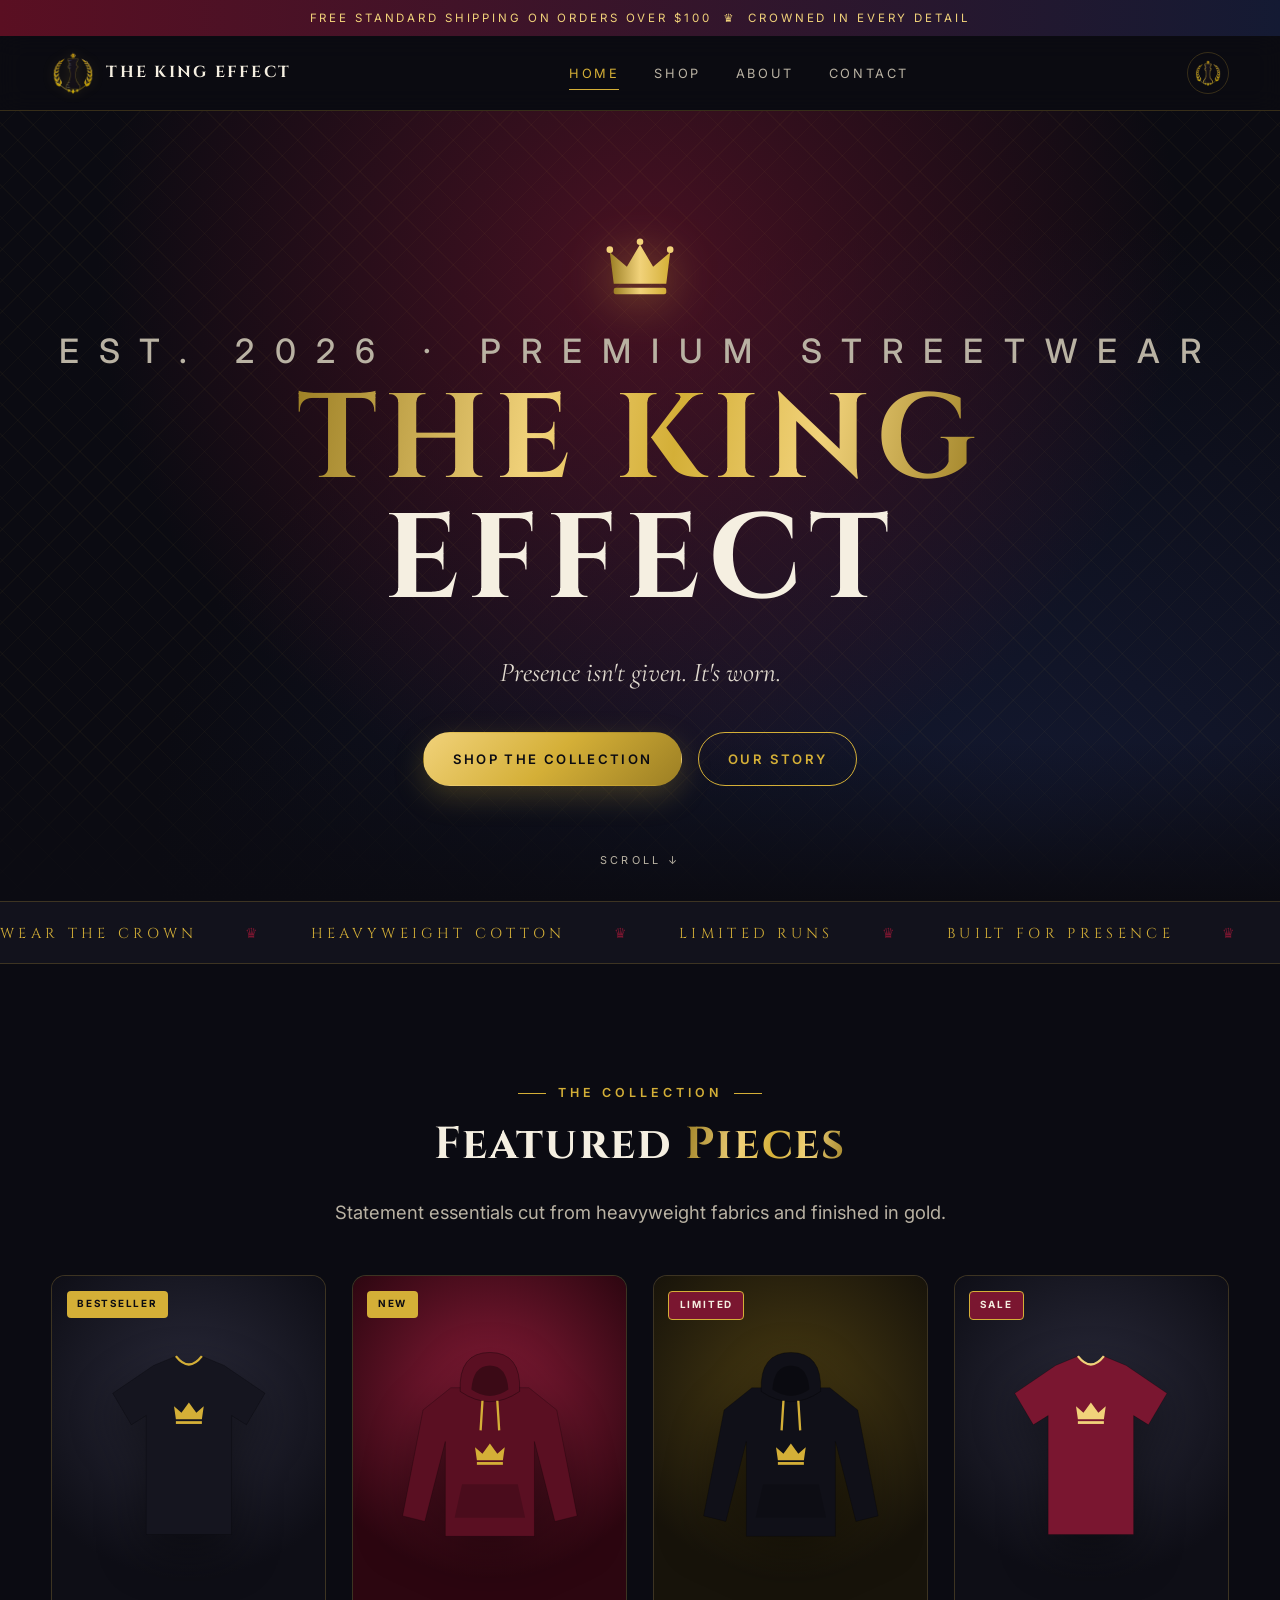
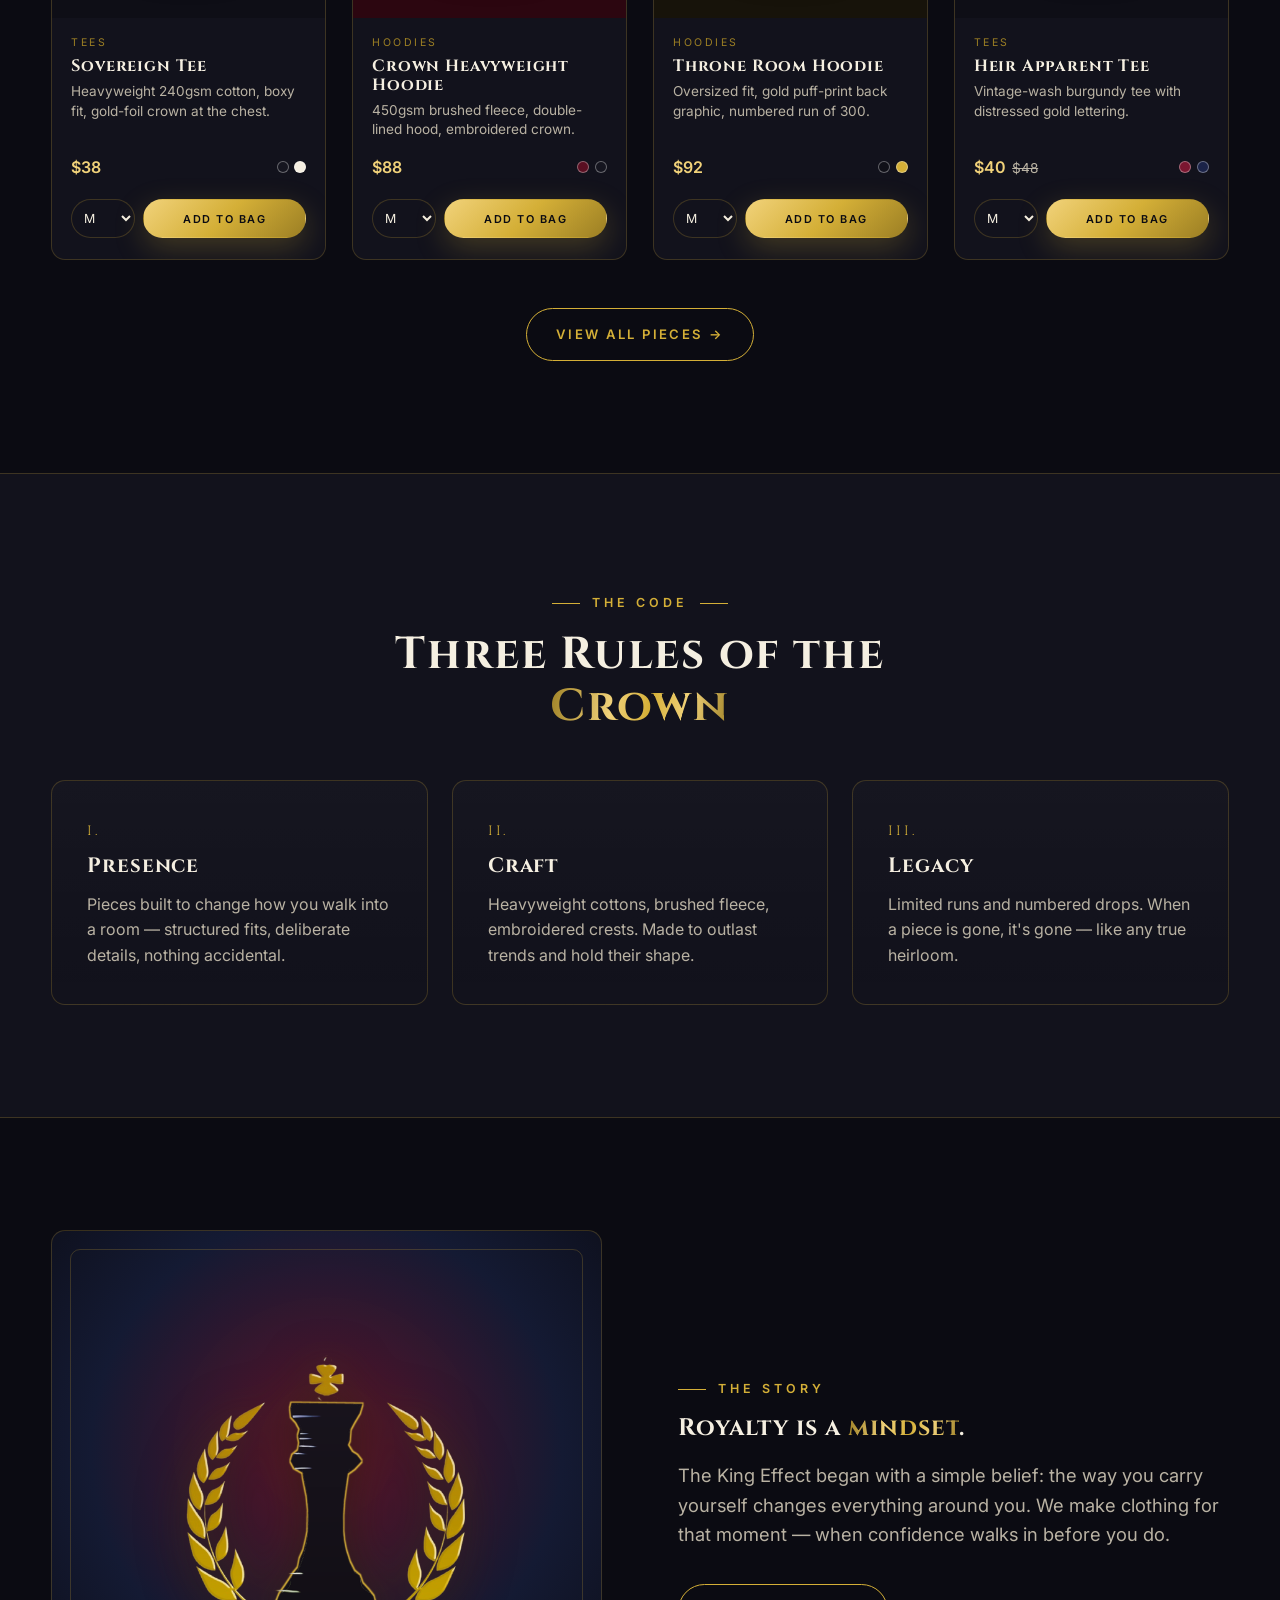
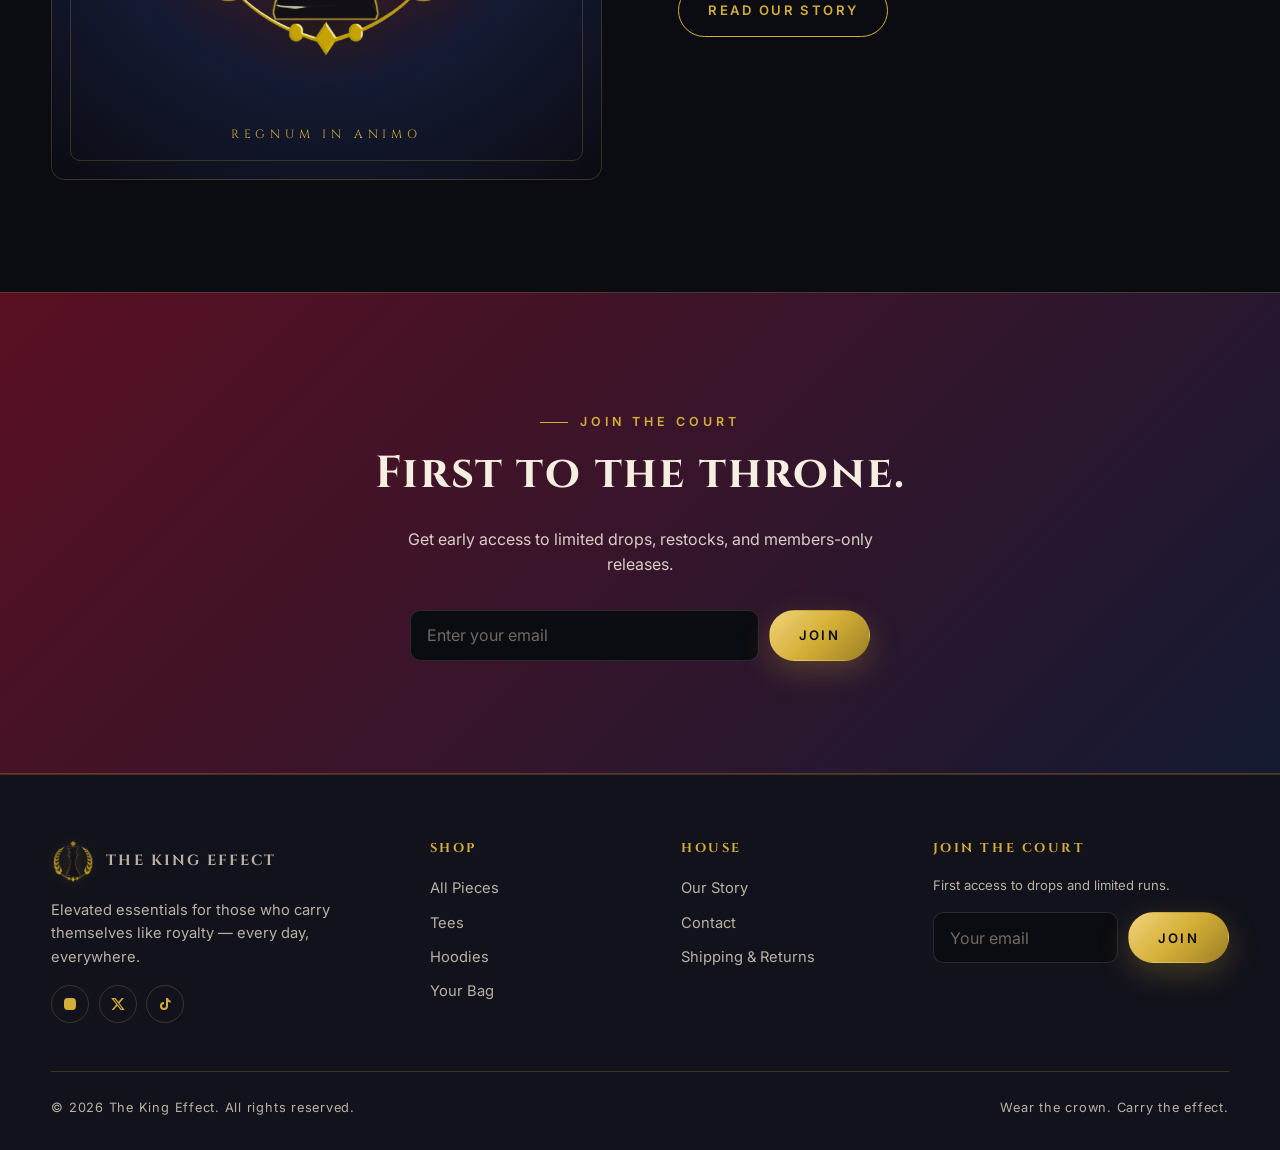
<file: index.html>
<!DOCTYPE html>
<html lang="en" class="no-js">
<head>
<meta charset="UTF-8">
<meta name="viewport" content="width=device-width, initial-scale=1">
<title>The King Effect — Wear the Crown</title>
<meta name="description" content="The King Effect: regal streetwear — premium tees, hoodies and essentials built for presence.">
<meta name="theme-color" content="#0b0b12">
<link rel="icon" href="assets/favicon-32.png" type="image/png" sizes="32x32">
<link rel="apple-touch-icon" href="assets/apple-touch-icon.png" sizes="180x180">
<link rel="preconnect" href="https://fonts.googleapis.com">
<link rel="preconnect" href="https://fonts.gstatic.com" crossorigin>
<link href="https://fonts.googleapis.com/css2?family=Cinzel:wght@500;700;900&family=Inter:wght@400;500;600;700&family=Cormorant+Garamond:ital,wght@1,600;1,700&display=swap" rel="stylesheet">
<link rel="stylesheet" href="css/styles.css">
</head>
<body>
<a class="skip" href="#main">Skip to content</a>
<div class="announce">Free standard shipping on orders over $100 &nbsp;♛&nbsp; Crowned in every detail</div>
<header class="site-header">
  <nav class="nav container" aria-label="Main">
    <a class="brand" href="index.html" aria-label="The King Effect home"><img class="brand-mark" src="assets/laurel-king-96.png" srcset="assets/laurel-king-96.png 1x, assets/laurel-king-192.png 2x" width="44" height="44" alt="" decoding="async"><span>The King Effect</span></a>
    <ul class="nav-links" id="nav-links"><li><a href="index.html" aria-current="page">Home</a></li><li><a href="shop.html">Shop</a></li><li><a href="about.html">About</a></li><li><a href="contact.html">Contact</a></li></ul>
    <div class="nav-actions">
      <a class="cart-btn" href="cart.html" aria-label="Shopping bag"><img class="bag-mark" src="assets/bag-mark-64.png" width="26" height="26" alt="" aria-hidden="true"><span class="cart-count" style="display:none">0</span></a>
      <button class="menu-toggle" aria-label="Menu" aria-expanded="false" aria-controls="nav-links"><span></span></button>
    </div>
  </nav>
</header>
<main id="main">

<section class="hero">
  <div class="hero-inner container">
    <svg class="hero-crown" viewBox="0 0 64 64" aria-hidden="true"><defs><linearGradient id="g" x1="0" x2="1"><stop offset="0" stop-color="#9c7f24"/><stop offset=".5" stop-color="#f1d27a"/><stop offset="1" stop-color="#d4af37"/></linearGradient></defs><path d="M12 44 L9 20 L22 31 L32 14 L42 31 L55 20 L52 44 Z" fill="url(#g)"/><rect x="12" y="47" width="40" height="5" rx="1.5" fill="url(#g)"/><circle cx="9" cy="18" r="2.5" fill="#f1d27a"/><circle cx="32" cy="12" r="2.5" fill="#f1d27a"/><circle cx="55" cy="18" r="2.5" fill="#f1d27a"/></svg>
    <h1><small>Est. 2026 · Premium Streetwear</small><span class="gold-text">The King</span><br>Effect</h1>
    <p class="tagline">Presence isn't given. It's worn.</p>
    <div class="hero-ctas"><a class="btn btn-gold" href="shop.html">Shop the Collection</a><a class="btn btn-ghost" href="about.html">Our Story</a></div>
  </div>
  <span class="scroll-cue">Scroll ↓</span>
</section>
<div class="marquee" aria-hidden="true"><div class="marquee-track">
  <span>Wear the Crown</span><span>Heavyweight Cotton</span><span>Limited Runs</span><span>Built for Presence</span><span>Gold Standard</span><span>Wear the Crown</span><span>Heavyweight Cotton</span><span>Limited Runs</span><span>Built for Presence</span><span>Gold Standard</span>
</div></div>
<section class="section">
  <div class="container">
    <div class="section-head reveal"><span class="eyebrow">The Collection</span><h2>Featured <span class="gold-text">Pieces</span></h2><p class="lead" style="margin-inline:auto">Statement essentials cut from heavyweight fabrics and finished in gold.</p></div>
    <div class="grid" id="featured-grid"></div>
    <div style="text-align:center;margin-top:3rem"><a class="btn btn-ghost" href="shop.html">View All Pieces →</a></div>
  </div>
</section>
<section class="section" style="background:var(--ink);border-block:1px solid var(--line)">
  <div class="container">
    <div class="section-head reveal"><span class="eyebrow">The Code</span><h2>Three Rules of the <span class="gold-text">Crown</span></h2></div>
    <div class="pillars">
      <div class="pillar reveal"><span class="num">I.</span><h3>Presence</h3><p>Pieces built to change how you walk into a room — structured fits, deliberate details, nothing accidental.</p></div>
      <div class="pillar reveal"><span class="num">II.</span><h3>Craft</h3><p>Heavyweight cottons, brushed fleece, embroidered crests. Made to outlast trends and hold their shape.</p></div>
      <div class="pillar reveal"><span class="num">III.</span><h3>Legacy</h3><p>Limited runs and numbered drops. When a piece is gone, it's gone — like any true heirloom.</p></div>
    </div>
  </div>
</section>
<section class="section">
  <div class="container split">
    <div class="emblem reveal"><img class="emblem-mark" src="assets/laurel-king-512.png" width="512" height="512" alt="" decoding="async"><span class="motto">Regnum in Animo</span></div>
    <div class="reveal">
      <span class="eyebrow">The Story</span>
      <h2>Royalty is a <span class="gold-text">mindset</span>.</h2>
      <p class="lead">The King Effect began with a simple belief: the way you carry yourself changes everything around you. We make clothing for that moment — when confidence walks in before you do.</p>
      <a class="btn btn-ghost" href="about.html" style="margin-top:1rem">Read Our Story</a>
    </div>
  </div>
</section>
<section class="section cta-band">
  <div class="container reveal">
    <span class="eyebrow">Join the Court</span>
    <h2>First to the throne.</h2>
    <p>Get early access to limited drops, restocks, and members-only releases.</p>
    <form class="newsletter" novalidate><label class="skip" for="cta-email">Email</label><input id="cta-email" type="email" placeholder="Enter your email" required><button class="btn btn-gold" type="submit">Join</button></form>
  </div>
</section>
</main>
<footer class="site-footer">
  <div class="container">
    <div class="footer-grid">
      <div class="footer-about">
        <a class="brand" href="index.html"><img class="brand-mark" src="assets/laurel-king-96.png" srcset="assets/laurel-king-96.png 1x, assets/laurel-king-192.png 2x" width="44" height="44" alt="" decoding="async"><span>The King Effect</span></a>
        <p style="margin-top:1rem">Elevated essentials for those who carry themselves like royalty — every day, everywhere.</p>
        <div class="socials">
          <a href="#" aria-label="Instagram"><svg viewBox="0 0 24 24" fill="currentColor"><path d="M12 7a5 5 0 1 0 0 10 5 5 0 0 0 0-10Zm0 8.2A3.2 3.2 0 1 1 12 8.8a3.2 3.2 0 0 1 0 6.4ZM17.3 5.5a1.2 1.2 0 1 0 0 2.4 1.2 1.2 0 0 0 0-2.4ZM12 3c-2.4 0-2.7 0-3.7.1C4.9 3.2 3.2 4.9 3.1 8.3 3 9.3 3 9.6 3 12s0 2.7.1 3.7c.1 3.4 1.8 5.1 5.2 5.2 1 .1 1.3.1 3.7.1s2.7 0 3.7-.1c3.4-.1 5.1-1.8 5.2-5.2.1-1 .1-1.3.1-3.7s0-2.7-.1-3.7c-.1-3.4-1.8-5.1-5.2-5.2C14.7 3 14.4 3 12 3Z"/></svg></a>
          <a href="#" aria-label="X"><svg viewBox="0 0 24 24" fill="currentColor"><path d="M17.8 3h3.1l-6.8 7.7 8 10.3h-6.2l-4.9-6.3L5.4 21H2.3l7.2-8.2L1.8 3h6.4l4.4 5.8L17.8 3Zm-1.1 16.2h1.7L7.4 4.7H5.6l11.1 14.5Z"/></svg></a>
          <a href="#" aria-label="TikTok"><svg viewBox="0 0 24 24" fill="currentColor"><path d="M16.5 3a4.6 4.6 0 0 0 4 4v3a7.6 7.6 0 0 1-4-1.2V15a6 6 0 1 1-6-6v3.1a3 3 0 1 0 3 2.9V3h3Z"/></svg></a>
        </div>
      </div>
      <div><h4>Shop</h4><ul><li><a href="shop.html">All Pieces</a></li><li><a href="shop.html">Tees</a></li><li><a href="shop.html">Hoodies</a></li><li><a href="cart.html">Your Bag</a></li></ul></div>
      <div><h4>House</h4><ul><li><a href="about.html">Our Story</a></li><li><a href="contact.html">Contact</a></li><li><a href="contact.html#faq">Shipping &amp; Returns</a></li></ul></div>
      <div><h4>Join the Court</h4><p class="muted small" style="margin:0 0 1rem">First access to drops and limited runs.</p>
        <form class="newsletter" novalidate><label class="skip" for="nl-email">Email</label><input id="nl-email" type="email" placeholder="Your email" required><button class="btn btn-gold" type="submit">Join</button></form></div>
    </div>
    <div class="footer-bottom"><span>© <span data-year>2026</span> The King Effect. All rights reserved.</span><span>Wear the crown. Carry the effect.</span></div>
  </div>
</footer>
<script src="js/catalog.js"></script>
<script src="js/main.js"></script>
</body>
</html>
</file>
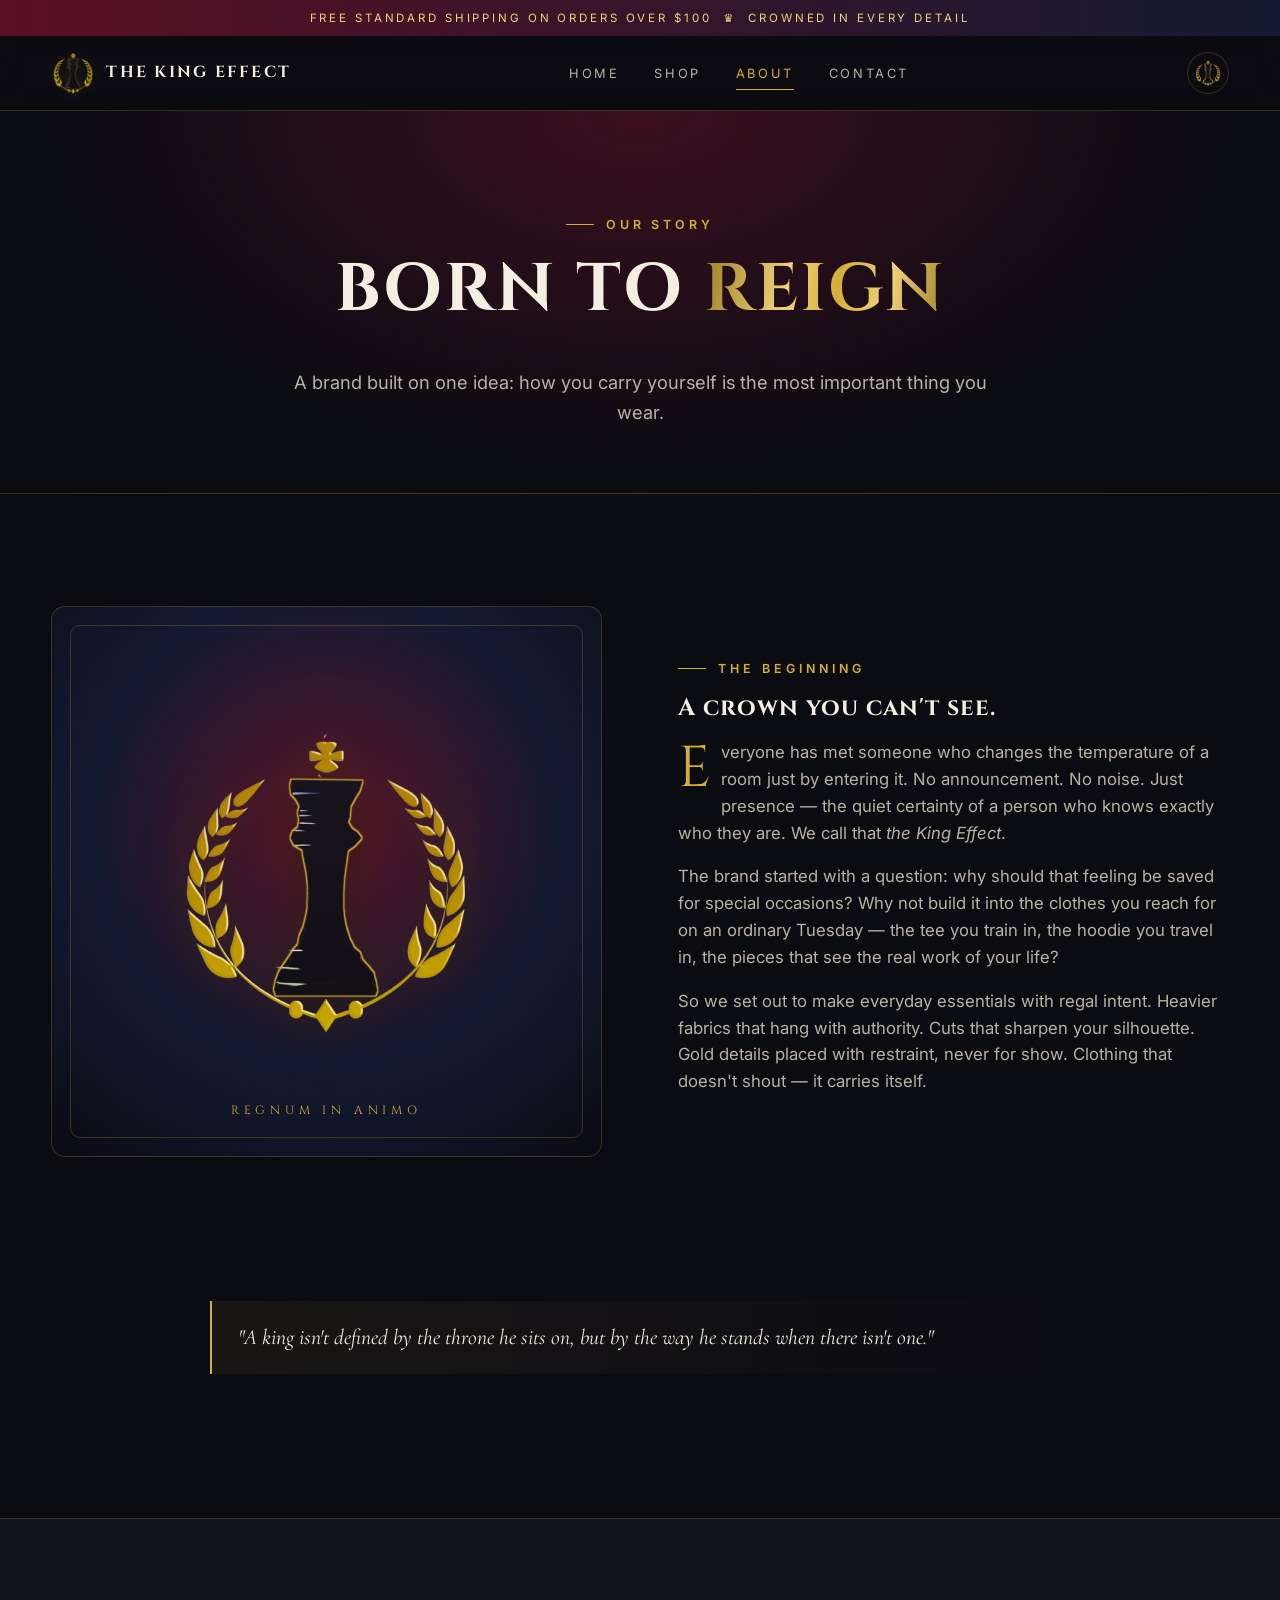
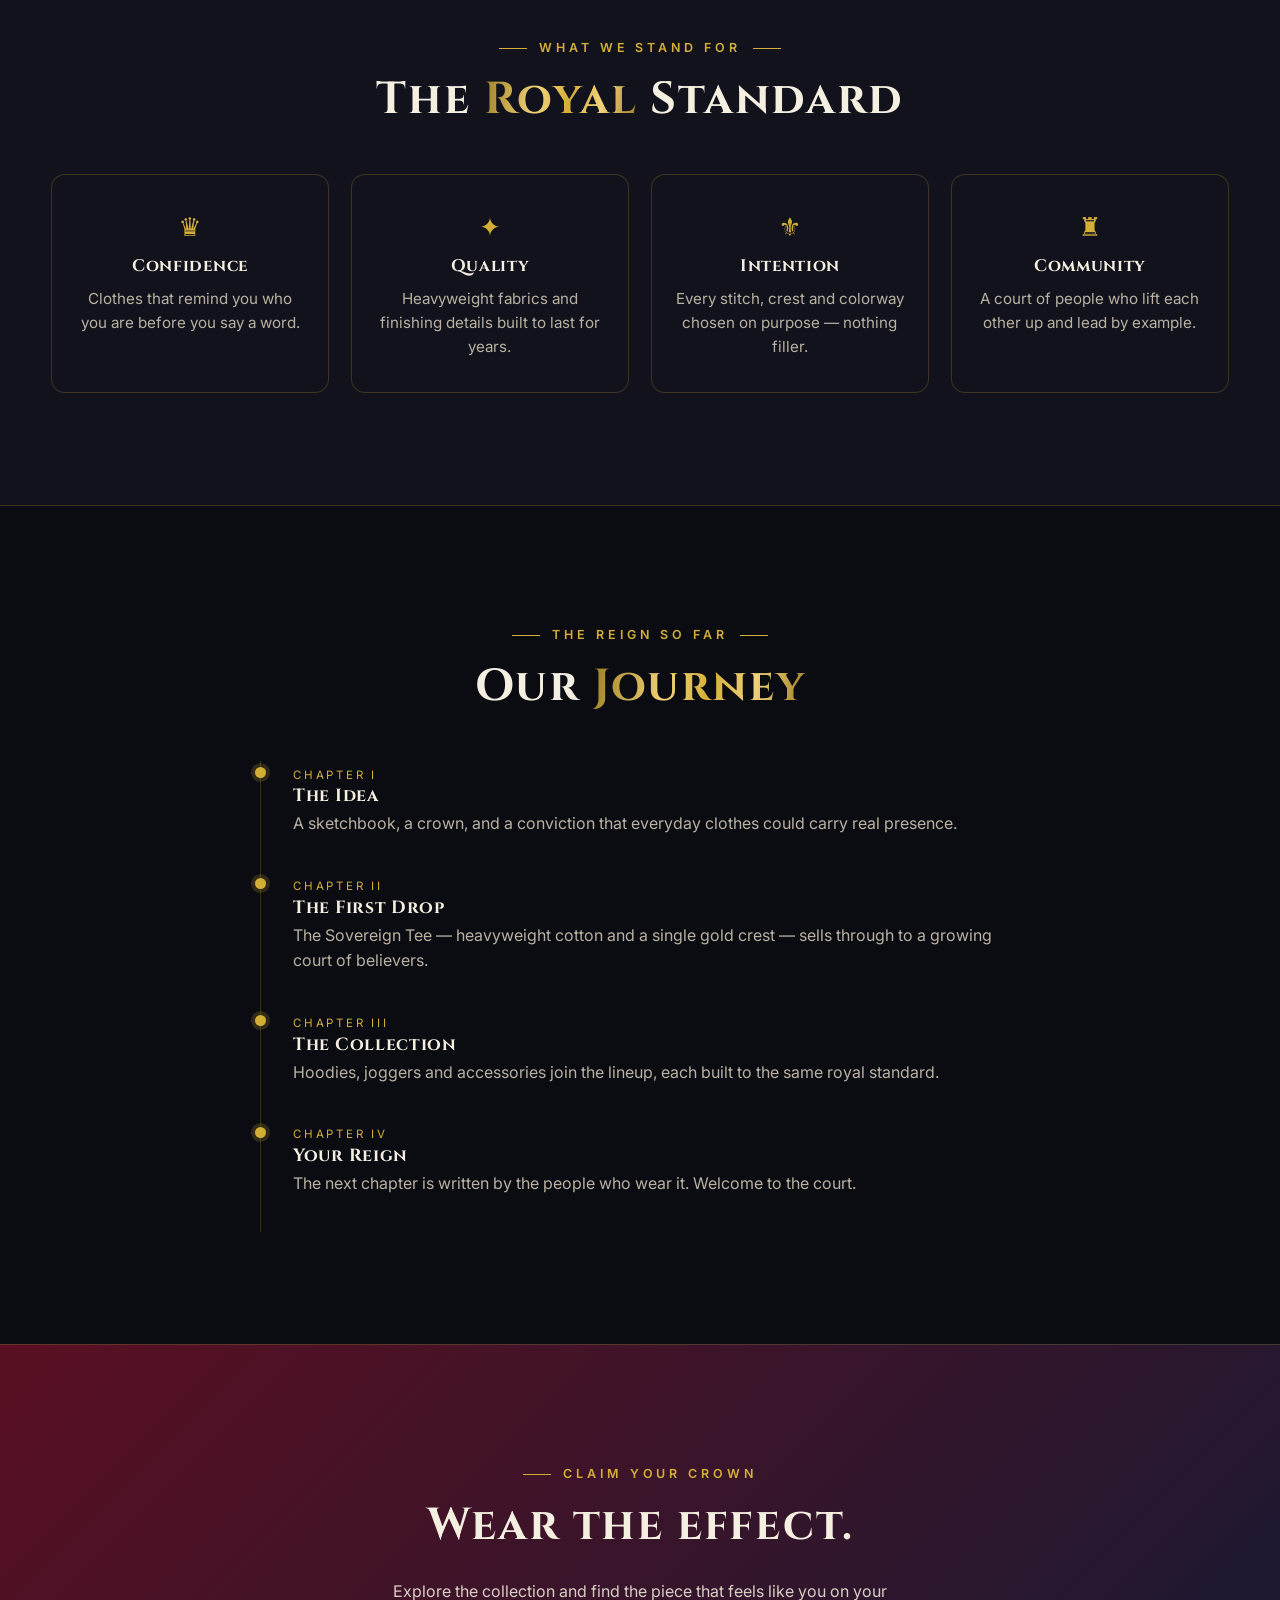
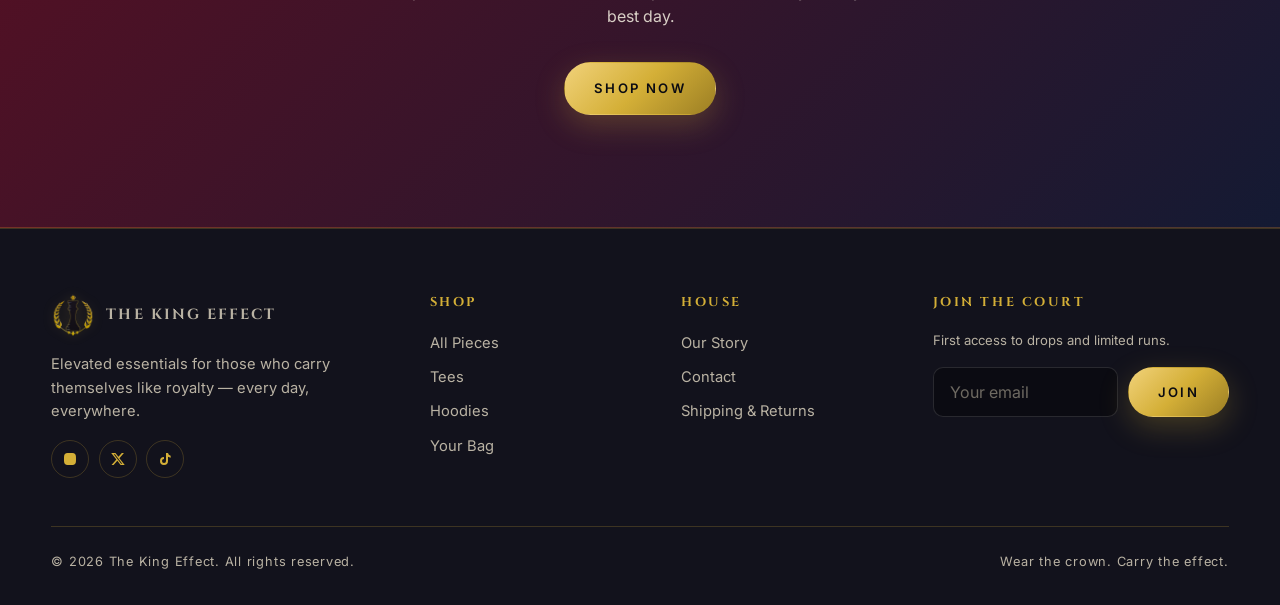
<file: about.html>
<!DOCTYPE html>
<html lang="en" class="no-js">
<head>
<meta charset="UTF-8">
<meta name="viewport" content="width=device-width, initial-scale=1">
<title>Our Story — The King Effect</title>
<meta name="description" content="The story behind The King Effect — confidence, presence and everyday regal style.">
<meta name="theme-color" content="#0b0b12">
<link rel="icon" href="assets/favicon-32.png" type="image/png" sizes="32x32">
<link rel="apple-touch-icon" href="assets/apple-touch-icon.png" sizes="180x180">
<link rel="preconnect" href="https://fonts.googleapis.com">
<link rel="preconnect" href="https://fonts.gstatic.com" crossorigin>
<link href="https://fonts.googleapis.com/css2?family=Cinzel:wght@500;700;900&family=Inter:wght@400;500;600;700&family=Cormorant+Garamond:ital,wght@1,600;1,700&display=swap" rel="stylesheet">
<link rel="stylesheet" href="css/styles.css">
</head>
<body>
<a class="skip" href="#main">Skip to content</a>
<div class="announce">Free standard shipping on orders over $100 &nbsp;♛&nbsp; Crowned in every detail</div>
<header class="site-header">
  <nav class="nav container" aria-label="Main">
    <a class="brand" href="index.html" aria-label="The King Effect home"><img class="brand-mark" src="assets/laurel-king-96.png" srcset="assets/laurel-king-96.png 1x, assets/laurel-king-192.png 2x" width="44" height="44" alt="" decoding="async"><span>The King Effect</span></a>
    <ul class="nav-links" id="nav-links"><li><a href="index.html">Home</a></li><li><a href="shop.html">Shop</a></li><li><a href="about.html" aria-current="page">About</a></li><li><a href="contact.html">Contact</a></li></ul>
    <div class="nav-actions">
      <a class="cart-btn" href="cart.html" aria-label="Shopping bag"><img class="bag-mark" src="assets/bag-mark-64.png" width="26" height="26" alt="" aria-hidden="true"><span class="cart-count" style="display:none">0</span></a>
      <button class="menu-toggle" aria-label="Menu" aria-expanded="false" aria-controls="nav-links"><span></span></button>
    </div>
  </nav>
</header>
<main id="main">

<section class="page-hero">
  <div class="container">
    <span class="eyebrow">Our Story</span>
    <h1>Born to <span class="gold-text">Reign</span></h1>
    <p class="lead">A brand built on one idea: how you carry yourself is the most important thing you wear.</p>
  </div>
</section>
<section class="section">
  <div class="container split">
    <div class="emblem reveal"><img class="emblem-mark" src="assets/laurel-king-512.png" width="512" height="512" alt="" decoding="async"><span class="motto">Regnum in Animo</span></div>
    <div class="prose reveal">
      <span class="eyebrow">The Beginning</span>
      <h2>A crown you can't see.</h2>
      <p>Everyone has met someone who changes the temperature of a room just by entering it. No announcement. No noise. Just presence — the quiet certainty of a person who knows exactly who they are. We call that <em>the King Effect</em>.</p>
      <p>The brand started with a question: why should that feeling be saved for special occasions? Why not build it into the clothes you reach for on an ordinary Tuesday — the tee you train in, the hoodie you travel in, the pieces that see the real work of your life?</p>
      <p>So we set out to make everyday essentials with regal intent. Heavier fabrics that hang with authority. Cuts that sharpen your silhouette. Gold details placed with restraint, never for show. Clothing that doesn't shout — it carries itself.</p>
    </div>
  </div>
</section>
<section class="section" style="padding-top:0">
  <div class="container" style="max-width:860px">
    <blockquote class="reveal">"A king isn't defined by the throne he sits on, but by the way he stands when there isn't one."</blockquote>
  </div>
</section>
<section class="section" style="background:var(--ink);border-block:1px solid var(--line)">
  <div class="container">
    <div class="section-head reveal"><span class="eyebrow">What We Stand For</span><h2>The <span class="gold-text">Royal</span> Standard</h2></div>
    <div class="values">
      <div class="value reveal"><div class="icon">♛</div><h3>Confidence</h3><p>Clothes that remind you who you are before you say a word.</p></div>
      <div class="value reveal"><div class="icon">✦</div><h3>Quality</h3><p>Heavyweight fabrics and finishing details built to last for years.</p></div>
      <div class="value reveal"><div class="icon">⚜</div><h3>Intention</h3><p>Every stitch, crest and colorway chosen on purpose — nothing filler.</p></div>
      <div class="value reveal"><div class="icon">♜</div><h3>Community</h3><p>A court of people who lift each other up and lead by example.</p></div>
    </div>
  </div>
</section>
<section class="section">
  <div class="container">
    <div class="section-head reveal"><span class="eyebrow">The Reign So Far</span><h2>Our <span class="gold-text">Journey</span></h2></div>
    <div class="timeline">
      <div class="tl-item reveal"><span>Chapter I</span><h3>The Idea</h3><p>A sketchbook, a crown, and a conviction that everyday clothes could carry real presence.</p></div>
      <div class="tl-item reveal"><span>Chapter II</span><h3>The First Drop</h3><p>The Sovereign Tee — heavyweight cotton and a single gold crest — sells through to a growing court of believers.</p></div>
      <div class="tl-item reveal"><span>Chapter III</span><h3>The Collection</h3><p>Hoodies, joggers and accessories join the lineup, each built to the same royal standard.</p></div>
      <div class="tl-item reveal"><span>Chapter IV</span><h3>Your Reign</h3><p>The next chapter is written by the people who wear it. Welcome to the court.</p></div>
    </div>
  </div>
</section>
<section class="section cta-band">
  <div class="container reveal"><span class="eyebrow">Claim Your Crown</span><h2>Wear the effect.</h2><p>Explore the collection and find the piece that feels like you on your best day.</p><a class="btn btn-gold" href="shop.html">Shop Now</a></div>
</section>
</main>
<footer class="site-footer">
  <div class="container">
    <div class="footer-grid">
      <div class="footer-about">
        <a class="brand" href="index.html"><img class="brand-mark" src="assets/laurel-king-96.png" srcset="assets/laurel-king-96.png 1x, assets/laurel-king-192.png 2x" width="44" height="44" alt="" decoding="async"><span>The King Effect</span></a>
        <p style="margin-top:1rem">Elevated essentials for those who carry themselves like royalty — every day, everywhere.</p>
        <div class="socials">
          <a href="#" aria-label="Instagram"><svg viewBox="0 0 24 24" fill="currentColor"><path d="M12 7a5 5 0 1 0 0 10 5 5 0 0 0 0-10Zm0 8.2A3.2 3.2 0 1 1 12 8.8a3.2 3.2 0 0 1 0 6.4ZM17.3 5.5a1.2 1.2 0 1 0 0 2.4 1.2 1.2 0 0 0 0-2.4ZM12 3c-2.4 0-2.7 0-3.7.1C4.9 3.2 3.2 4.9 3.1 8.3 3 9.3 3 9.6 3 12s0 2.7.1 3.7c.1 3.4 1.8 5.1 5.2 5.2 1 .1 1.3.1 3.7.1s2.7 0 3.7-.1c3.4-.1 5.1-1.8 5.2-5.2.1-1 .1-1.3.1-3.7s0-2.7-.1-3.7c-.1-3.4-1.8-5.1-5.2-5.2C14.7 3 14.4 3 12 3Z"/></svg></a>
          <a href="#" aria-label="X"><svg viewBox="0 0 24 24" fill="currentColor"><path d="M17.8 3h3.1l-6.8 7.7 8 10.3h-6.2l-4.9-6.3L5.4 21H2.3l7.2-8.2L1.8 3h6.4l4.4 5.8L17.8 3Zm-1.1 16.2h1.7L7.4 4.7H5.6l11.1 14.5Z"/></svg></a>
          <a href="#" aria-label="TikTok"><svg viewBox="0 0 24 24" fill="currentColor"><path d="M16.5 3a4.6 4.6 0 0 0 4 4v3a7.6 7.6 0 0 1-4-1.2V15a6 6 0 1 1-6-6v3.1a3 3 0 1 0 3 2.9V3h3Z"/></svg></a>
        </div>
      </div>
      <div><h4>Shop</h4><ul><li><a href="shop.html">All Pieces</a></li><li><a href="shop.html">Tees</a></li><li><a href="shop.html">Hoodies</a></li><li><a href="cart.html">Your Bag</a></li></ul></div>
      <div><h4>House</h4><ul><li><a href="about.html">Our Story</a></li><li><a href="contact.html">Contact</a></li><li><a href="contact.html#faq">Shipping &amp; Returns</a></li></ul></div>
      <div><h4>Join the Court</h4><p class="muted small" style="margin:0 0 1rem">First access to drops and limited runs.</p>
        <form class="newsletter" novalidate><label class="skip" for="nl-email">Email</label><input id="nl-email" type="email" placeholder="Your email" required><button class="btn btn-gold" type="submit">Join</button></form></div>
    </div>
    <div class="footer-bottom"><span>© <span data-year>2026</span> The King Effect. All rights reserved.</span><span>Wear the crown. Carry the effect.</span></div>
  </div>
</footer>
<script src="js/catalog.js"></script>
<script src="js/main.js"></script>
</body>
</html>
</file>
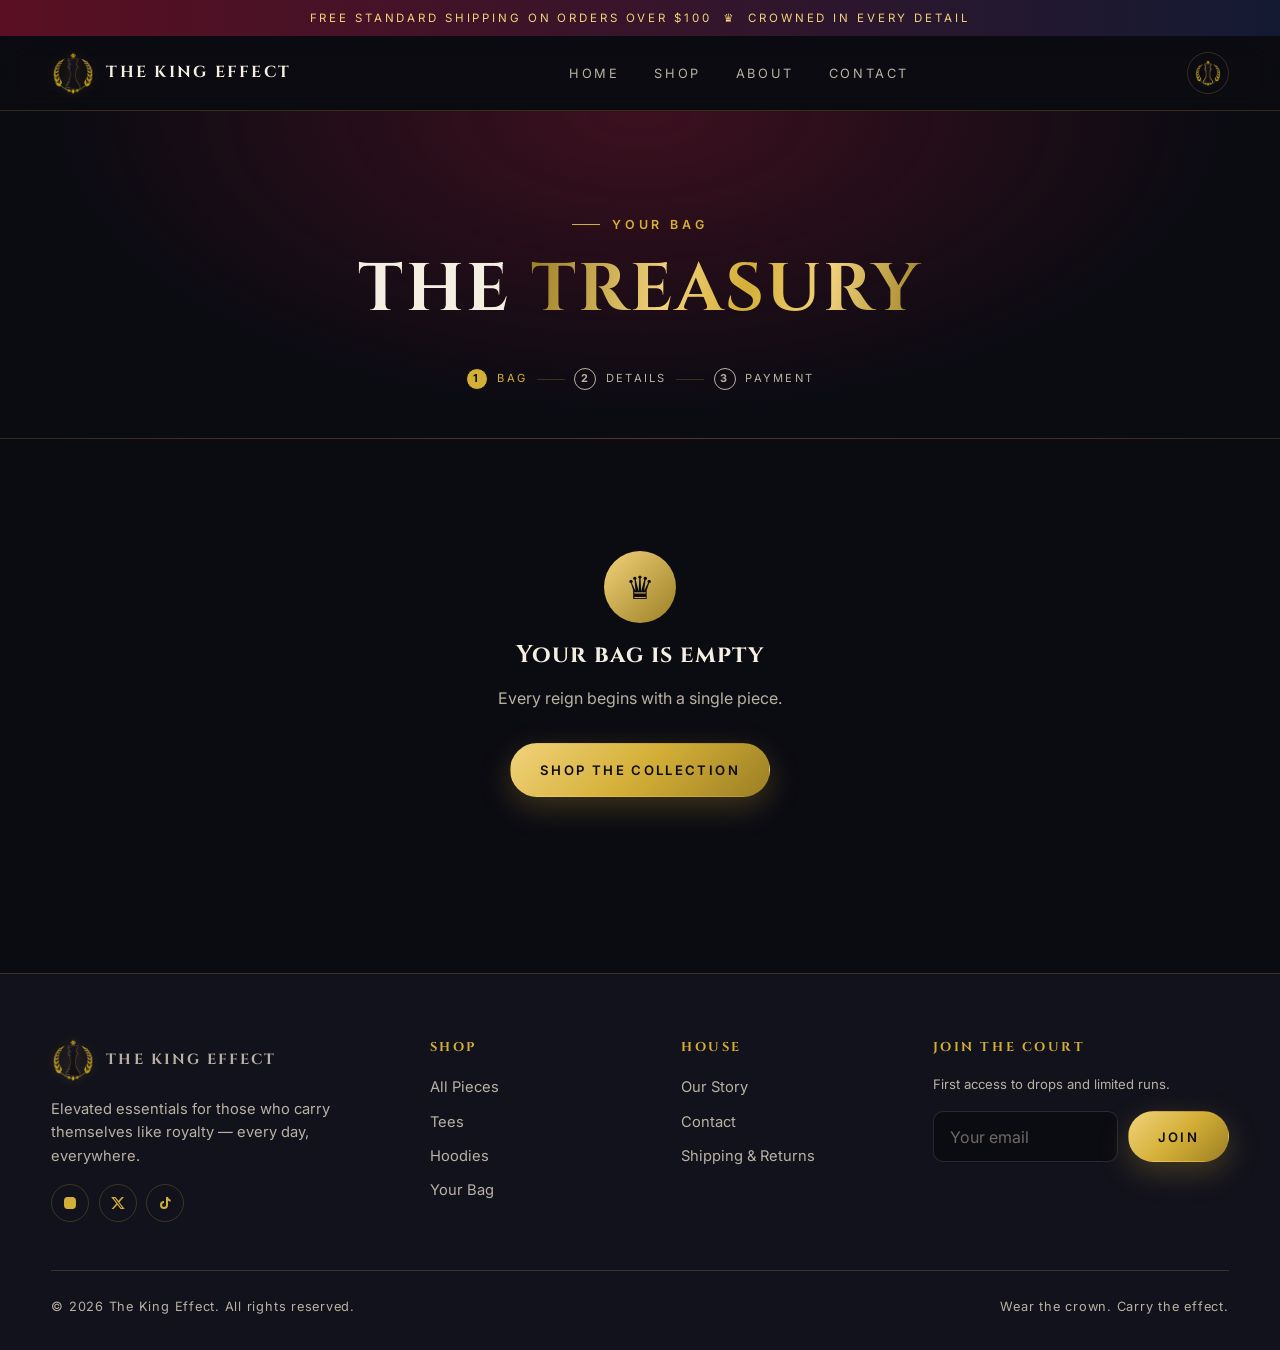
<file: cart.html>
<!DOCTYPE html>
<html lang="en" class="no-js">
<head>
<meta charset="UTF-8">
<meta name="viewport" content="width=device-width, initial-scale=1">
<title>Your Bag — The King Effect</title>
<meta name="description" content="Your shopping bag.">
<meta name="theme-color" content="#0b0b12">
<link rel="icon" href="assets/favicon-32.png" type="image/png" sizes="32x32">
<link rel="apple-touch-icon" href="assets/apple-touch-icon.png" sizes="180x180">
<link rel="preconnect" href="https://fonts.googleapis.com">
<link rel="preconnect" href="https://fonts.gstatic.com" crossorigin>
<link href="https://fonts.googleapis.com/css2?family=Cinzel:wght@500;700;900&family=Inter:wght@400;500;600;700&family=Cormorant+Garamond:ital,wght@1,600;1,700&display=swap" rel="stylesheet">
<link rel="stylesheet" href="css/styles.css">
</head>
<body>
<a class="skip" href="#main">Skip to content</a>
<div class="announce">Free standard shipping on orders over $100 &nbsp;♛&nbsp; Crowned in every detail</div>
<header class="site-header">
  <nav class="nav container" aria-label="Main">
    <a class="brand" href="index.html" aria-label="The King Effect home"><img class="brand-mark" src="assets/laurel-king-96.png" srcset="assets/laurel-king-96.png 1x, assets/laurel-king-192.png 2x" width="44" height="44" alt="" decoding="async"><span>The King Effect</span></a>
    <ul class="nav-links" id="nav-links"><li><a href="index.html">Home</a></li><li><a href="shop.html">Shop</a></li><li><a href="about.html">About</a></li><li><a href="contact.html">Contact</a></li></ul>
    <div class="nav-actions">
      <a class="cart-btn" href="cart.html" aria-label="Shopping bag"><img class="bag-mark" src="assets/bag-mark-64.png" width="26" height="26" alt="" aria-hidden="true"><span class="cart-count" style="display:none">0</span></a>
      <button class="menu-toggle" aria-label="Menu" aria-expanded="false" aria-controls="nav-links"><span></span></button>
    </div>
  </nav>
</header>
<main id="main">

<section class="page-hero">
  <div class="container"><span class="eyebrow">Your Bag</span><h1>The <span class="gold-text">Treasury</span></h1>
  <ol class="steps"><li class="current"><b>1</b>Bag</li><li><b>2</b>Details</li><li><b>3</b>Payment</li></ol></div>
</section>
<section class="section" style="padding-top:3rem"><div class="container" id="cart-root"></div></section>
</main>
<footer class="site-footer">
  <div class="container">
    <div class="footer-grid">
      <div class="footer-about">
        <a class="brand" href="index.html"><img class="brand-mark" src="assets/laurel-king-96.png" srcset="assets/laurel-king-96.png 1x, assets/laurel-king-192.png 2x" width="44" height="44" alt="" decoding="async"><span>The King Effect</span></a>
        <p style="margin-top:1rem">Elevated essentials for those who carry themselves like royalty — every day, everywhere.</p>
        <div class="socials">
          <a href="#" aria-label="Instagram"><svg viewBox="0 0 24 24" fill="currentColor"><path d="M12 7a5 5 0 1 0 0 10 5 5 0 0 0 0-10Zm0 8.2A3.2 3.2 0 1 1 12 8.8a3.2 3.2 0 0 1 0 6.4ZM17.3 5.5a1.2 1.2 0 1 0 0 2.4 1.2 1.2 0 0 0 0-2.4ZM12 3c-2.4 0-2.7 0-3.7.1C4.9 3.2 3.2 4.9 3.1 8.3 3 9.3 3 9.6 3 12s0 2.7.1 3.7c.1 3.4 1.8 5.1 5.2 5.2 1 .1 1.3.1 3.7.1s2.7 0 3.7-.1c3.4-.1 5.1-1.8 5.2-5.2.1-1 .1-1.3.1-3.7s0-2.7-.1-3.7c-.1-3.4-1.8-5.1-5.2-5.2C14.7 3 14.4 3 12 3Z"/></svg></a>
          <a href="#" aria-label="X"><svg viewBox="0 0 24 24" fill="currentColor"><path d="M17.8 3h3.1l-6.8 7.7 8 10.3h-6.2l-4.9-6.3L5.4 21H2.3l7.2-8.2L1.8 3h6.4l4.4 5.8L17.8 3Zm-1.1 16.2h1.7L7.4 4.7H5.6l11.1 14.5Z"/></svg></a>
          <a href="#" aria-label="TikTok"><svg viewBox="0 0 24 24" fill="currentColor"><path d="M16.5 3a4.6 4.6 0 0 0 4 4v3a7.6 7.6 0 0 1-4-1.2V15a6 6 0 1 1-6-6v3.1a3 3 0 1 0 3 2.9V3h3Z"/></svg></a>
        </div>
      </div>
      <div><h4>Shop</h4><ul><li><a href="shop.html">All Pieces</a></li><li><a href="shop.html">Tees</a></li><li><a href="shop.html">Hoodies</a></li><li><a href="cart.html">Your Bag</a></li></ul></div>
      <div><h4>House</h4><ul><li><a href="about.html">Our Story</a></li><li><a href="contact.html">Contact</a></li><li><a href="contact.html#faq">Shipping &amp; Returns</a></li></ul></div>
      <div><h4>Join the Court</h4><p class="muted small" style="margin:0 0 1rem">First access to drops and limited runs.</p>
        <form class="newsletter" novalidate><label class="skip" for="nl-email">Email</label><input id="nl-email" type="email" placeholder="Your email" required><button class="btn btn-gold" type="submit">Join</button></form></div>
    </div>
    <div class="footer-bottom"><span>© <span data-year>2026</span> The King Effect. All rights reserved.</span><span>Wear the crown. Carry the effect.</span></div>
  </div>
</footer>
<script src="js/catalog.js"></script>
<script src="js/main.js"></script>
</body>
</html>
</file>
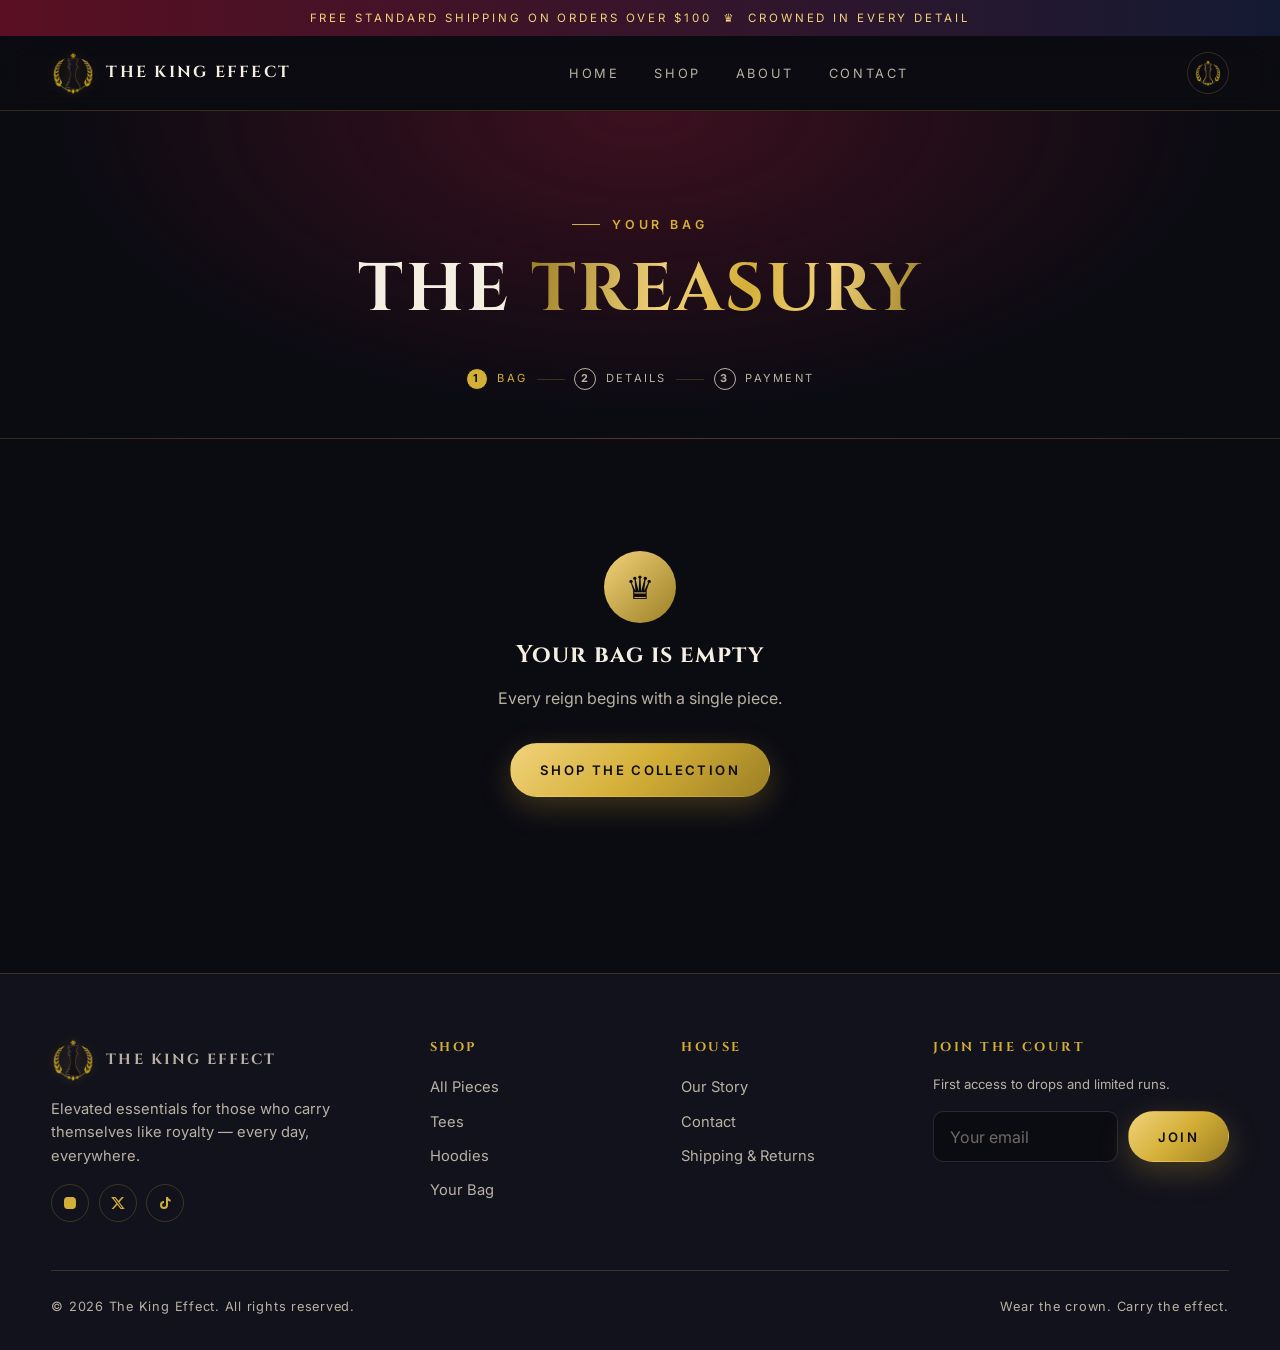
<file: checkout.html>
<!DOCTYPE html>
<html lang="en" class="no-js">
<head>
<meta charset="UTF-8">
<meta name="viewport" content="width=device-width, initial-scale=1">
<title>Checkout — The King Effect</title>
<meta name="description" content="Secure checkout.">
<meta name="theme-color" content="#0b0b12">
<link rel="icon" href="assets/favicon-32.png" type="image/png" sizes="32x32">
<link rel="apple-touch-icon" href="assets/apple-touch-icon.png" sizes="180x180">
<link rel="preconnect" href="https://fonts.googleapis.com">
<link rel="preconnect" href="https://fonts.gstatic.com" crossorigin>
<link href="https://fonts.googleapis.com/css2?family=Cinzel:wght@500;700;900&family=Inter:wght@400;500;600;700&family=Cormorant+Garamond:ital,wght@1,600;1,700&display=swap" rel="stylesheet">
<link rel="stylesheet" href="css/styles.css">
</head>
<body>
<a class="skip" href="#main">Skip to content</a>
<div class="announce">Free standard shipping on orders over $100 &nbsp;♛&nbsp; Crowned in every detail</div>
<header class="site-header">
  <nav class="nav container" aria-label="Main">
    <a class="brand" href="index.html" aria-label="The King Effect home"><img class="brand-mark" src="assets/laurel-king-96.png" srcset="assets/laurel-king-96.png 1x, assets/laurel-king-192.png 2x" width="44" height="44" alt="" decoding="async"><span>The King Effect</span></a>
    <ul class="nav-links" id="nav-links"><li><a href="index.html">Home</a></li><li><a href="shop.html">Shop</a></li><li><a href="about.html">About</a></li><li><a href="contact.html">Contact</a></li></ul>
    <div class="nav-actions">
      <a class="cart-btn" href="cart.html" aria-label="Shopping bag"><img class="bag-mark" src="assets/bag-mark-64.png" width="26" height="26" alt="" aria-hidden="true"><span class="cart-count" style="display:none">0</span></a>
      <button class="menu-toggle" aria-label="Menu" aria-expanded="false" aria-controls="nav-links"><span></span></button>
    </div>
  </nav>
</header>
<main id="main">

<section class="page-hero">
  <div class="container"><span class="eyebrow">Checkout</span><h1>Secure <span class="gold-text">Checkout</span></h1>
  <ol class="steps"><li class="done"><b>✓</b>Bag</li><li class="current"><b>2</b>Details</li><li><b>3</b>Payment</li></ol></div>
</section>
<section class="section" style="padding-top:3rem">
  <div class="container checkout-layout">
    <form class="form" id="checkout-form" novalidate>
      <div class="notice" id="server-note" hidden>You opened this page as a file. Checkout needs the local server: run <code>npm start</code> and visit <code>http://localhost:4242</code>.</div>
      <fieldset><legend><b>1</b>Contact</legend>
        <div class="form-row"><div class="field"><label for="f-name">Full name<span class="req">*</span></label><input id="f-name" name="name" type="text" required autocomplete="name" placeholder="Jordan King" data-label="Full name" minlength="2"><p class="error" aria-live="polite"></p></div><div class="field"><label for="f-email">Email<span class="req">*</span></label><input id="f-email" name="email" type="email" required autocomplete="email" placeholder="you@example.com" data-label="Email"><p class="error" aria-live="polite"></p></div></div>
        <div class="field"><label for="f-phone">Phone</label><input id="f-phone" name="phone" type="tel" autocomplete="tel" placeholder="Optional — for delivery updates" data-label="Phone"><p class="error" aria-live="polite"></p></div>
      </fieldset>
      <fieldset><legend><b>2</b>Shipping address</legend>
        <div class="field"><label for="f-line1">Address<span class="req">*</span></label><input id="f-line1" name="line1" type="text" required autocomplete="address-line1" placeholder="Street address" data-label="Address"><p class="error" aria-live="polite"></p></div>
        <div class="field"><label for="f-line2">Apartment, suite, etc.</label><input id="f-line2" name="line2" type="text" autocomplete="address-line2" placeholder="Optional" data-label="Apartment, suite, etc."><p class="error" aria-live="polite"></p></div>
        <div class="form-row three"><div class="field"><label for="f-city">City<span class="req">*</span></label><input id="f-city" name="city" type="text" required autocomplete="address-level2" placeholder="" data-label="City"><p class="error" aria-live="polite"></p></div><div class="field"><label for="f-state">State / Province<span class="req">*</span></label><input id="f-state" name="state" type="text" required autocomplete="address-level1" placeholder="e.g. NY" data-label="State / Province"><p class="error" aria-live="polite"></p></div><div class="field"><label for="f-postal_code">ZIP / Postal code<span class="req">*</span></label><input id="f-postal_code" name="postal_code" type="text" required autocomplete="postal-code" placeholder="" data-label="ZIP / Postal code"><p class="error" aria-live="polite"></p></div></div>
        <div class="field"><label for="f-country">Country<span class="req">*</span></label><select id="f-country" name="country" required autocomplete="country" data-label="Country"><option value="US" selected>United States</option><option value="CA">Canada</option></select><p class="error"></p></div>
      </fieldset>
      <fieldset><legend><b>3</b>Delivery</legend>
        <div class="ship-options">
          <label class="ship-opt"><input type="radio" name="shippingMethod" value="standard" checked><span>Standard<small>5–7 business days · free over $100</small></span><b id="std-price"></b></label>
          <label class="ship-opt"><input type="radio" name="shippingMethod" value="express"><span>Express<small>2–3 business days</small></span><b id="exp-price"></b></label>
        </div>
      </fieldset>
      <fieldset style="margin-bottom:0"><legend><b>4</b>Payment</legend>
        <div class="pay-box"><svg viewBox="0 0 24 24" fill="none" stroke="currentColor" stroke-width="1.6"><rect x="4" y="10" width="16" height="11" rx="2"/><path d="M8 10V7a4 4 0 0 1 8 0v3"/></svg><div>You'll be taken to <b style="color:var(--cream)">Stripe's secure checkout</b> to pay by card, Apple Pay, Google Pay or Link. Card details never touch this site. Prices and totals are re-verified on the server.</div></div>
      </fieldset>
      <button class="btn btn-gold" type="submit" style="width:100%">Continue to Secure Payment →</button>
      <p class="form-status" id="checkout-status" role="alert"></p>
      <p style="text-align:center;margin-top:.6rem"><a class="link-btn" href="cart.html">← Back to bag</a></p>
    </form>
    <aside class="summary"><h2>Order Summary</h2><div id="checkout-summary"></div><p class="secure">🔒 Powered by Stripe</p></aside>
  </div>
</section>
</main>
<footer class="site-footer">
  <div class="container">
    <div class="footer-grid">
      <div class="footer-about">
        <a class="brand" href="index.html"><img class="brand-mark" src="assets/laurel-king-96.png" srcset="assets/laurel-king-96.png 1x, assets/laurel-king-192.png 2x" width="44" height="44" alt="" decoding="async"><span>The King Effect</span></a>
        <p style="margin-top:1rem">Elevated essentials for those who carry themselves like royalty — every day, everywhere.</p>
        <div class="socials">
          <a href="#" aria-label="Instagram"><svg viewBox="0 0 24 24" fill="currentColor"><path d="M12 7a5 5 0 1 0 0 10 5 5 0 0 0 0-10Zm0 8.2A3.2 3.2 0 1 1 12 8.8a3.2 3.2 0 0 1 0 6.4ZM17.3 5.5a1.2 1.2 0 1 0 0 2.4 1.2 1.2 0 0 0 0-2.4ZM12 3c-2.4 0-2.7 0-3.7.1C4.9 3.2 3.2 4.9 3.1 8.3 3 9.3 3 9.6 3 12s0 2.7.1 3.7c.1 3.4 1.8 5.1 5.2 5.2 1 .1 1.3.1 3.7.1s2.7 0 3.7-.1c3.4-.1 5.1-1.8 5.2-5.2.1-1 .1-1.3.1-3.7s0-2.7-.1-3.7c-.1-3.4-1.8-5.1-5.2-5.2C14.7 3 14.4 3 12 3Z"/></svg></a>
          <a href="#" aria-label="X"><svg viewBox="0 0 24 24" fill="currentColor"><path d="M17.8 3h3.1l-6.8 7.7 8 10.3h-6.2l-4.9-6.3L5.4 21H2.3l7.2-8.2L1.8 3h6.4l4.4 5.8L17.8 3Zm-1.1 16.2h1.7L7.4 4.7H5.6l11.1 14.5Z"/></svg></a>
          <a href="#" aria-label="TikTok"><svg viewBox="0 0 24 24" fill="currentColor"><path d="M16.5 3a4.6 4.6 0 0 0 4 4v3a7.6 7.6 0 0 1-4-1.2V15a6 6 0 1 1-6-6v3.1a3 3 0 1 0 3 2.9V3h3Z"/></svg></a>
        </div>
      </div>
      <div><h4>Shop</h4><ul><li><a href="shop.html">All Pieces</a></li><li><a href="shop.html">Tees</a></li><li><a href="shop.html">Hoodies</a></li><li><a href="cart.html">Your Bag</a></li></ul></div>
      <div><h4>House</h4><ul><li><a href="about.html">Our Story</a></li><li><a href="contact.html">Contact</a></li><li><a href="contact.html#faq">Shipping &amp; Returns</a></li></ul></div>
      <div><h4>Join the Court</h4><p class="muted small" style="margin:0 0 1rem">First access to drops and limited runs.</p>
        <form class="newsletter" novalidate><label class="skip" for="nl-email">Email</label><input id="nl-email" type="email" placeholder="Your email" required><button class="btn btn-gold" type="submit">Join</button></form></div>
    </div>
    <div class="footer-bottom"><span>© <span data-year>2026</span> The King Effect. All rights reserved.</span><span>Wear the crown. Carry the effect.</span></div>
  </div>
</footer>
<script src="js/catalog.js"></script>
<script src="js/main.js"></script>
</body>
</html>
</file>
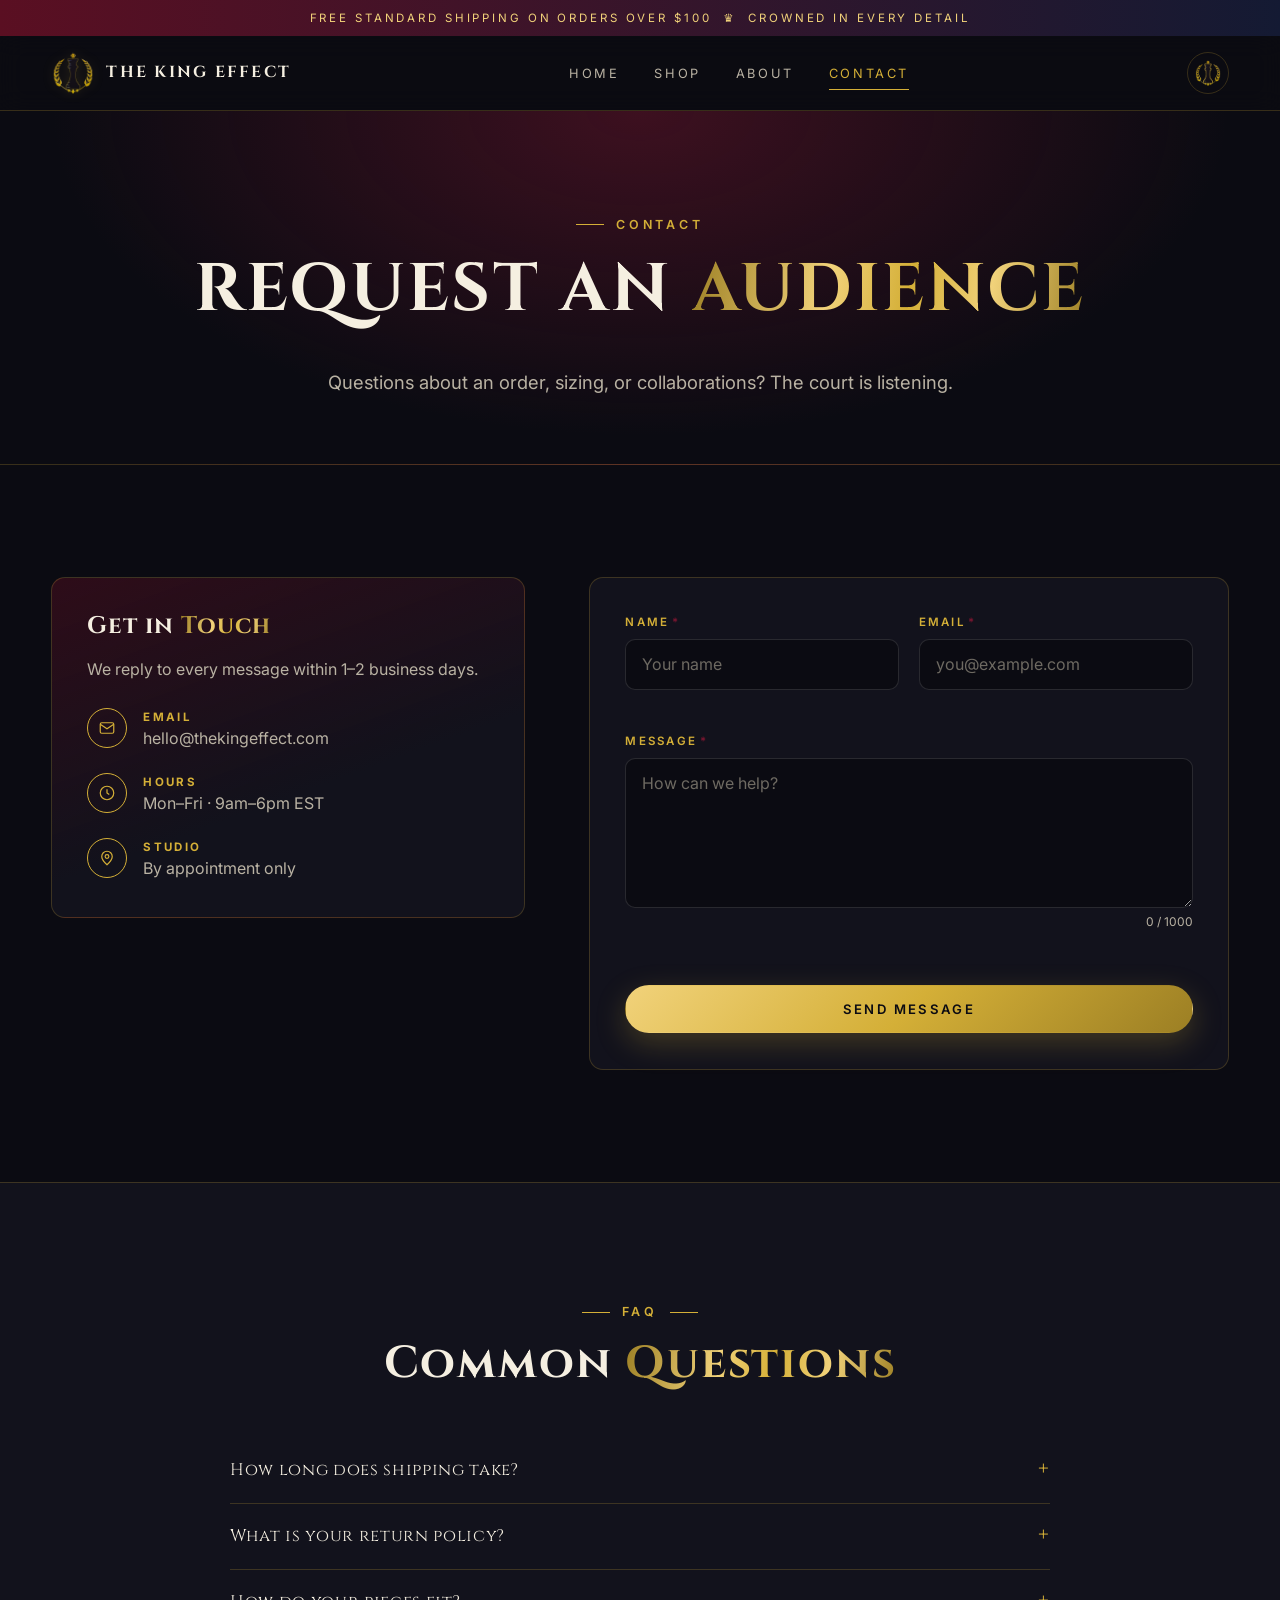
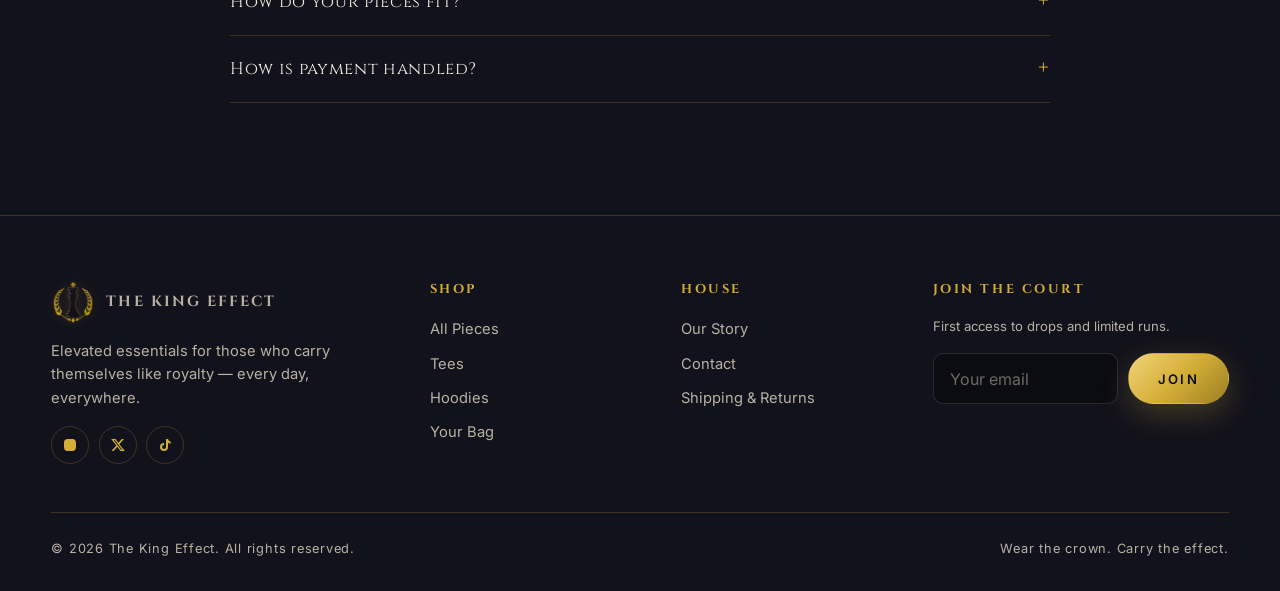
<file: contact.html>
<!DOCTYPE html>
<html lang="en" class="no-js">
<head>
<meta charset="UTF-8">
<meta name="viewport" content="width=device-width, initial-scale=1">
<title>Contact — The King Effect</title>
<meta name="description" content="Get in touch with The King Effect.">
<meta name="theme-color" content="#0b0b12">
<link rel="icon" href="assets/favicon-32.png" type="image/png" sizes="32x32">
<link rel="apple-touch-icon" href="assets/apple-touch-icon.png" sizes="180x180">
<link rel="preconnect" href="https://fonts.googleapis.com">
<link rel="preconnect" href="https://fonts.gstatic.com" crossorigin>
<link href="https://fonts.googleapis.com/css2?family=Cinzel:wght@500;700;900&family=Inter:wght@400;500;600;700&family=Cormorant+Garamond:ital,wght@1,600;1,700&display=swap" rel="stylesheet">
<link rel="stylesheet" href="css/styles.css">
</head>
<body>
<a class="skip" href="#main">Skip to content</a>
<div class="announce">Free standard shipping on orders over $100 &nbsp;♛&nbsp; Crowned in every detail</div>
<header class="site-header">
  <nav class="nav container" aria-label="Main">
    <a class="brand" href="index.html" aria-label="The King Effect home"><img class="brand-mark" src="assets/laurel-king-96.png" srcset="assets/laurel-king-96.png 1x, assets/laurel-king-192.png 2x" width="44" height="44" alt="" decoding="async"><span>The King Effect</span></a>
    <ul class="nav-links" id="nav-links"><li><a href="index.html">Home</a></li><li><a href="shop.html">Shop</a></li><li><a href="about.html">About</a></li><li><a href="contact.html" aria-current="page">Contact</a></li></ul>
    <div class="nav-actions">
      <a class="cart-btn" href="cart.html" aria-label="Shopping bag"><img class="bag-mark" src="assets/bag-mark-64.png" width="26" height="26" alt="" aria-hidden="true"><span class="cart-count" style="display:none">0</span></a>
      <button class="menu-toggle" aria-label="Menu" aria-expanded="false" aria-controls="nav-links"><span></span></button>
    </div>
  </nav>
</header>
<main id="main">

<section class="page-hero">
  <div class="container"><span class="eyebrow">Contact</span><h1>Request an <span class="gold-text">Audience</span></h1><p class="lead">Questions about an order, sizing, or collaborations? The court is listening.</p></div>
</section>
<section class="section">
  <div class="container contact-wrap">
    <aside class="info-card reveal">
      <h2>Get in <span class="gold-text">Touch</span></h2>
      <p class="muted">We reply to every message within 1–2 business days.</p>
      <ul class="info-list">
        <li><span class="ico"><svg viewBox="0 0 24 24" fill="none" stroke="currentColor" stroke-width="1.6"><rect x="3" y="5" width="18" height="14" rx="2"/><path d="m3 7 9 6 9-6"/></svg></span><div><strong>Email</strong><span>hello@thekingeffect.com</span></div></li>
        <li><span class="ico"><svg viewBox="0 0 24 24" fill="none" stroke="currentColor" stroke-width="1.6"><circle cx="12" cy="12" r="9"/><path d="M12 7v5l3 2"/></svg></span><div><strong>Hours</strong><span>Mon–Fri · 9am–6pm EST</span></div></li>
        <li><span class="ico"><svg viewBox="0 0 24 24" fill="none" stroke="currentColor" stroke-width="1.6"><path d="M12 21s-7-6.2-7-11a7 7 0 0 1 14 0c0 4.8-7 11-7 11Z"/><circle cx="12" cy="10" r="2.5"/></svg></span><div><strong>Studio</strong><span>By appointment only</span></div></li>
      </ul>
    </aside>
    <div class="reveal">
      <form class="form" id="contact-form" novalidate>
        <div class="form-row">
          <div class="field"><label for="c-name">Name<span class="req">*</span></label><input id="c-name" name="name" type="text" autocomplete="name" placeholder="Your name" required minlength="2" data-label="Name"><p class="error" aria-live="polite"></p></div>
          <div class="field"><label for="c-email">Email<span class="req">*</span></label><input id="c-email" name="email" type="email" autocomplete="email" placeholder="you@example.com" required data-label="Email"><p class="error" aria-live="polite"></p></div>
        </div>
        <div class="field"><label for="c-message">Message<span class="req">*</span></label><textarea id="c-message" name="message" placeholder="How can we help?" required minlength="10" maxlength="1000" data-label="Message"></textarea><p class="char-count" id="char-count">0 / 1000</p><p class="error" aria-live="polite"></p></div>
        <button class="btn btn-gold" type="submit">Send Message</button>
      </form>
      <div class="form form-success" id="form-success" tabindex="-1" role="status">
        <div class="seal">✓</div><h2>Message received, <span class="gold-text" id="success-name"></span>.</h2>
        <p>Thank you for reaching out. A member of the court will be in touch within 1–2 business days.</p>
        <button class="btn btn-ghost" id="send-another" type="button">Send Another</button>
      </div>
    </div>
  </div>
</section>
<section class="section" id="faq" style="background:var(--ink);border-top:1px solid var(--line)">
  <div class="container">
    <div class="section-head"><span class="eyebrow">FAQ</span><h2>Common <span class="gold-text">Questions</span></h2></div>
    <div class="faq">
      <details><summary>How long does shipping take?</summary><p>Standard shipping arrives in 5–7 business days (free over $100). Express arrives in 2–3 business days.</p></details>
      <details><summary>What is your return policy?</summary><p>Unworn items with tags can be returned within 30 days of delivery for a full refund.</p></details>
      <details><summary>How do your pieces fit?</summary><p>Tees and hoodies are cut slightly oversized. Size down for a closer fit.</p></details>
      <details><summary>How is payment handled?</summary><p>Checkout is processed securely by Stripe. We never see or store your card details.</p></details>
    </div>
  </div>
</section>
</main>
<footer class="site-footer">
  <div class="container">
    <div class="footer-grid">
      <div class="footer-about">
        <a class="brand" href="index.html"><img class="brand-mark" src="assets/laurel-king-96.png" srcset="assets/laurel-king-96.png 1x, assets/laurel-king-192.png 2x" width="44" height="44" alt="" decoding="async"><span>The King Effect</span></a>
        <p style="margin-top:1rem">Elevated essentials for those who carry themselves like royalty — every day, everywhere.</p>
        <div class="socials">
          <a href="#" aria-label="Instagram"><svg viewBox="0 0 24 24" fill="currentColor"><path d="M12 7a5 5 0 1 0 0 10 5 5 0 0 0 0-10Zm0 8.2A3.2 3.2 0 1 1 12 8.8a3.2 3.2 0 0 1 0 6.4ZM17.3 5.5a1.2 1.2 0 1 0 0 2.4 1.2 1.2 0 0 0 0-2.4ZM12 3c-2.4 0-2.7 0-3.7.1C4.9 3.2 3.2 4.9 3.1 8.3 3 9.3 3 9.6 3 12s0 2.7.1 3.7c.1 3.4 1.8 5.1 5.2 5.2 1 .1 1.3.1 3.7.1s2.7 0 3.7-.1c3.4-.1 5.1-1.8 5.2-5.2.1-1 .1-1.3.1-3.7s0-2.7-.1-3.7c-.1-3.4-1.8-5.1-5.2-5.2C14.7 3 14.4 3 12 3Z"/></svg></a>
          <a href="#" aria-label="X"><svg viewBox="0 0 24 24" fill="currentColor"><path d="M17.8 3h3.1l-6.8 7.7 8 10.3h-6.2l-4.9-6.3L5.4 21H2.3l7.2-8.2L1.8 3h6.4l4.4 5.8L17.8 3Zm-1.1 16.2h1.7L7.4 4.7H5.6l11.1 14.5Z"/></svg></a>
          <a href="#" aria-label="TikTok"><svg viewBox="0 0 24 24" fill="currentColor"><path d="M16.5 3a4.6 4.6 0 0 0 4 4v3a7.6 7.6 0 0 1-4-1.2V15a6 6 0 1 1-6-6v3.1a3 3 0 1 0 3 2.9V3h3Z"/></svg></a>
        </div>
      </div>
      <div><h4>Shop</h4><ul><li><a href="shop.html">All Pieces</a></li><li><a href="shop.html">Tees</a></li><li><a href="shop.html">Hoodies</a></li><li><a href="cart.html">Your Bag</a></li></ul></div>
      <div><h4>House</h4><ul><li><a href="about.html">Our Story</a></li><li><a href="contact.html">Contact</a></li><li><a href="contact.html#faq">Shipping &amp; Returns</a></li></ul></div>
      <div><h4>Join the Court</h4><p class="muted small" style="margin:0 0 1rem">First access to drops and limited runs.</p>
        <form class="newsletter" novalidate><label class="skip" for="nl-email">Email</label><input id="nl-email" type="email" placeholder="Your email" required><button class="btn btn-gold" type="submit">Join</button></form></div>
    </div>
    <div class="footer-bottom"><span>© <span data-year>2026</span> The King Effect. All rights reserved.</span><span>Wear the crown. Carry the effect.</span></div>
  </div>
</footer>
<script src="js/catalog.js"></script>
<script src="js/main.js"></script>
</body>
</html>
</file>
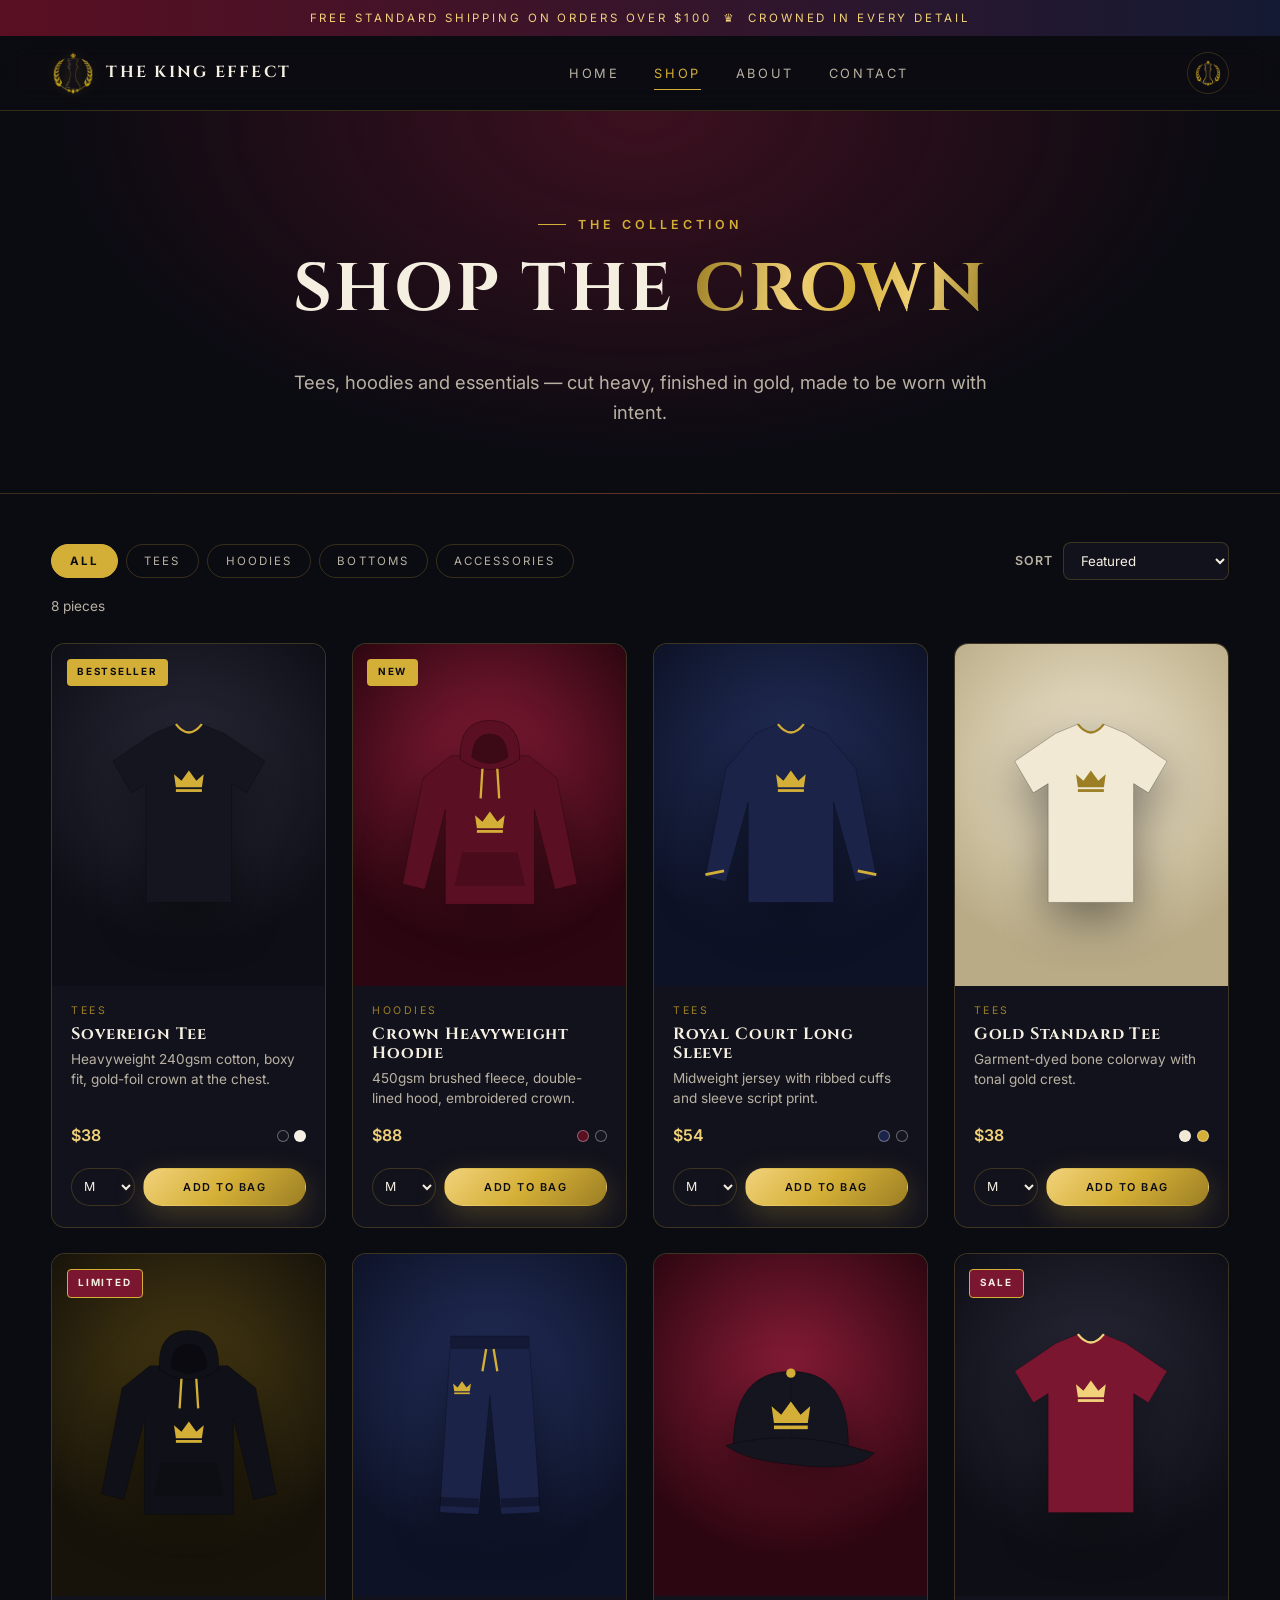
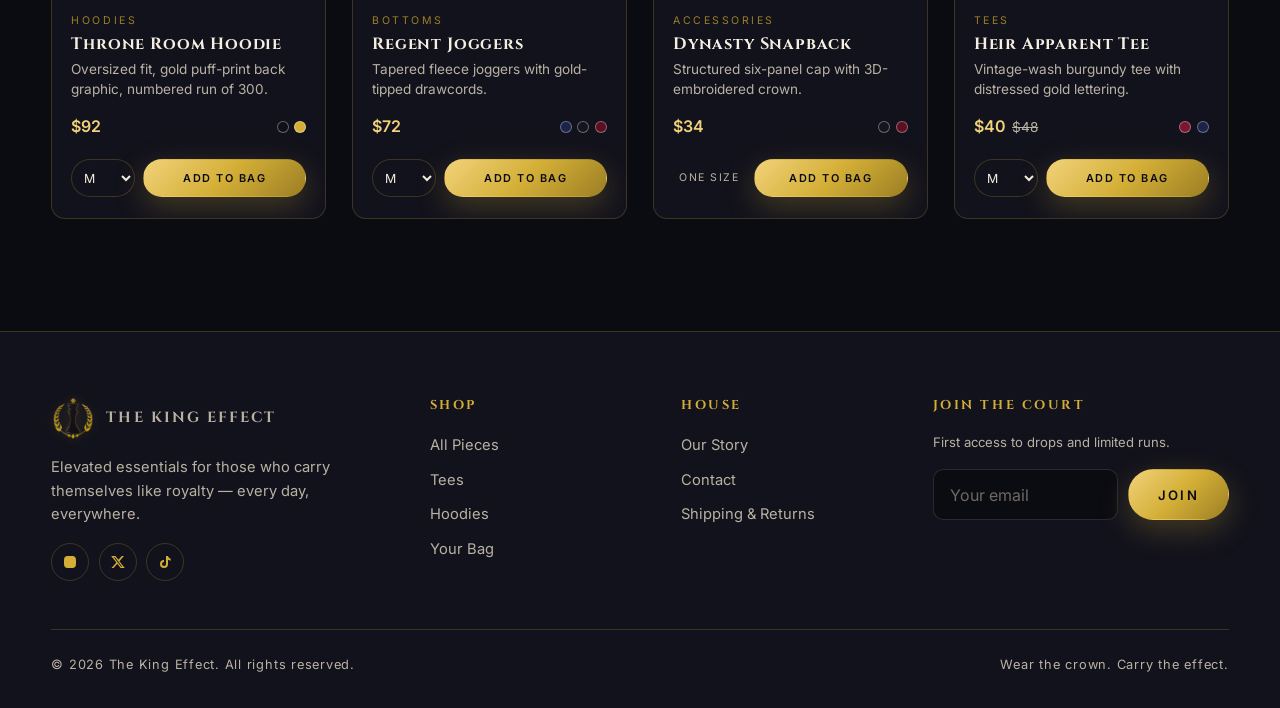
<file: shop.html>
<!DOCTYPE html>
<html lang="en" class="no-js">
<head>
<meta charset="UTF-8">
<meta name="viewport" content="width=device-width, initial-scale=1">
<title>Shop — The King Effect</title>
<meta name="description" content="Shop tees, hoodies, joggers and accessories from The King Effect.">
<meta name="theme-color" content="#0b0b12">
<link rel="icon" href="assets/favicon-32.png" type="image/png" sizes="32x32">
<link rel="apple-touch-icon" href="assets/apple-touch-icon.png" sizes="180x180">
<link rel="preconnect" href="https://fonts.googleapis.com">
<link rel="preconnect" href="https://fonts.gstatic.com" crossorigin>
<link href="https://fonts.googleapis.com/css2?family=Cinzel:wght@500;700;900&family=Inter:wght@400;500;600;700&family=Cormorant+Garamond:ital,wght@1,600;1,700&display=swap" rel="stylesheet">
<link rel="stylesheet" href="css/styles.css">
</head>
<body>
<a class="skip" href="#main">Skip to content</a>
<div class="announce">Free standard shipping on orders over $100 &nbsp;♛&nbsp; Crowned in every detail</div>
<header class="site-header">
  <nav class="nav container" aria-label="Main">
    <a class="brand" href="index.html" aria-label="The King Effect home"><img class="brand-mark" src="assets/laurel-king-96.png" srcset="assets/laurel-king-96.png 1x, assets/laurel-king-192.png 2x" width="44" height="44" alt="" decoding="async"><span>The King Effect</span></a>
    <ul class="nav-links" id="nav-links"><li><a href="index.html">Home</a></li><li><a href="shop.html" aria-current="page">Shop</a></li><li><a href="about.html">About</a></li><li><a href="contact.html">Contact</a></li></ul>
    <div class="nav-actions">
      <a class="cart-btn" href="cart.html" aria-label="Shopping bag"><img class="bag-mark" src="assets/bag-mark-64.png" width="26" height="26" alt="" aria-hidden="true"><span class="cart-count" style="display:none">0</span></a>
      <button class="menu-toggle" aria-label="Menu" aria-expanded="false" aria-controls="nav-links"><span></span></button>
    </div>
  </nav>
</header>
<main id="main">

<section class="page-hero">
  <div class="container">
    <span class="eyebrow">The Collection</span>
    <h1>Shop the <span class="gold-text">Crown</span></h1>
    <p class="lead">Tees, hoodies and essentials — cut heavy, finished in gold, made to be worn with intent.</p>
  </div>
</section>
<section class="section" style="padding-top:3rem">
  <div class="container">
    <div class="toolbar">
      <div class="filters" role="group" aria-label="Filter by category">
        <button class="chip active" data-filter="all" aria-pressed="true">All</button>
        <button class="chip" data-filter="tees" aria-pressed="false">Tees</button>
        <button class="chip" data-filter="hoodies" aria-pressed="false">Hoodies</button>
        <button class="chip" data-filter="bottoms" aria-pressed="false">Bottoms</button>
        <button class="chip" data-filter="accessories" aria-pressed="false">Accessories</button>
      </div>
      <label class="sort" for="sort">Sort
        <select id="sort"><option value="featured">Featured</option><option value="low">Price: Low → High</option><option value="high">Price: High → Low</option><option value="name">Name A–Z</option></select>
      </label>
    </div>
    <p class="result-count" id="result-count" aria-live="polite"></p>
    <div class="grid" id="shop-grid"></div>
  </div>
</section>
</main>
<footer class="site-footer">
  <div class="container">
    <div class="footer-grid">
      <div class="footer-about">
        <a class="brand" href="index.html"><img class="brand-mark" src="assets/laurel-king-96.png" srcset="assets/laurel-king-96.png 1x, assets/laurel-king-192.png 2x" width="44" height="44" alt="" decoding="async"><span>The King Effect</span></a>
        <p style="margin-top:1rem">Elevated essentials for those who carry themselves like royalty — every day, everywhere.</p>
        <div class="socials">
          <a href="#" aria-label="Instagram"><svg viewBox="0 0 24 24" fill="currentColor"><path d="M12 7a5 5 0 1 0 0 10 5 5 0 0 0 0-10Zm0 8.2A3.2 3.2 0 1 1 12 8.8a3.2 3.2 0 0 1 0 6.4ZM17.3 5.5a1.2 1.2 0 1 0 0 2.4 1.2 1.2 0 0 0 0-2.4ZM12 3c-2.4 0-2.7 0-3.7.1C4.9 3.2 3.2 4.9 3.1 8.3 3 9.3 3 9.6 3 12s0 2.7.1 3.7c.1 3.4 1.8 5.1 5.2 5.2 1 .1 1.3.1 3.7.1s2.7 0 3.7-.1c3.4-.1 5.1-1.8 5.2-5.2.1-1 .1-1.3.1-3.7s0-2.7-.1-3.7c-.1-3.4-1.8-5.1-5.2-5.2C14.7 3 14.4 3 12 3Z"/></svg></a>
          <a href="#" aria-label="X"><svg viewBox="0 0 24 24" fill="currentColor"><path d="M17.8 3h3.1l-6.8 7.7 8 10.3h-6.2l-4.9-6.3L5.4 21H2.3l7.2-8.2L1.8 3h6.4l4.4 5.8L17.8 3Zm-1.1 16.2h1.7L7.4 4.7H5.6l11.1 14.5Z"/></svg></a>
          <a href="#" aria-label="TikTok"><svg viewBox="0 0 24 24" fill="currentColor"><path d="M16.5 3a4.6 4.6 0 0 0 4 4v3a7.6 7.6 0 0 1-4-1.2V15a6 6 0 1 1-6-6v3.1a3 3 0 1 0 3 2.9V3h3Z"/></svg></a>
        </div>
      </div>
      <div><h4>Shop</h4><ul><li><a href="shop.html">All Pieces</a></li><li><a href="shop.html">Tees</a></li><li><a href="shop.html">Hoodies</a></li><li><a href="cart.html">Your Bag</a></li></ul></div>
      <div><h4>House</h4><ul><li><a href="about.html">Our Story</a></li><li><a href="contact.html">Contact</a></li><li><a href="contact.html#faq">Shipping &amp; Returns</a></li></ul></div>
      <div><h4>Join the Court</h4><p class="muted small" style="margin:0 0 1rem">First access to drops and limited runs.</p>
        <form class="newsletter" novalidate><label class="skip" for="nl-email">Email</label><input id="nl-email" type="email" placeholder="Your email" required><button class="btn btn-gold" type="submit">Join</button></form></div>
    </div>
    <div class="footer-bottom"><span>© <span data-year>2026</span> The King Effect. All rights reserved.</span><span>Wear the crown. Carry the effect.</span></div>
  </div>
</footer>
<script src="js/catalog.js"></script>
<script src="js/main.js"></script>
</body>
</html>
</file>
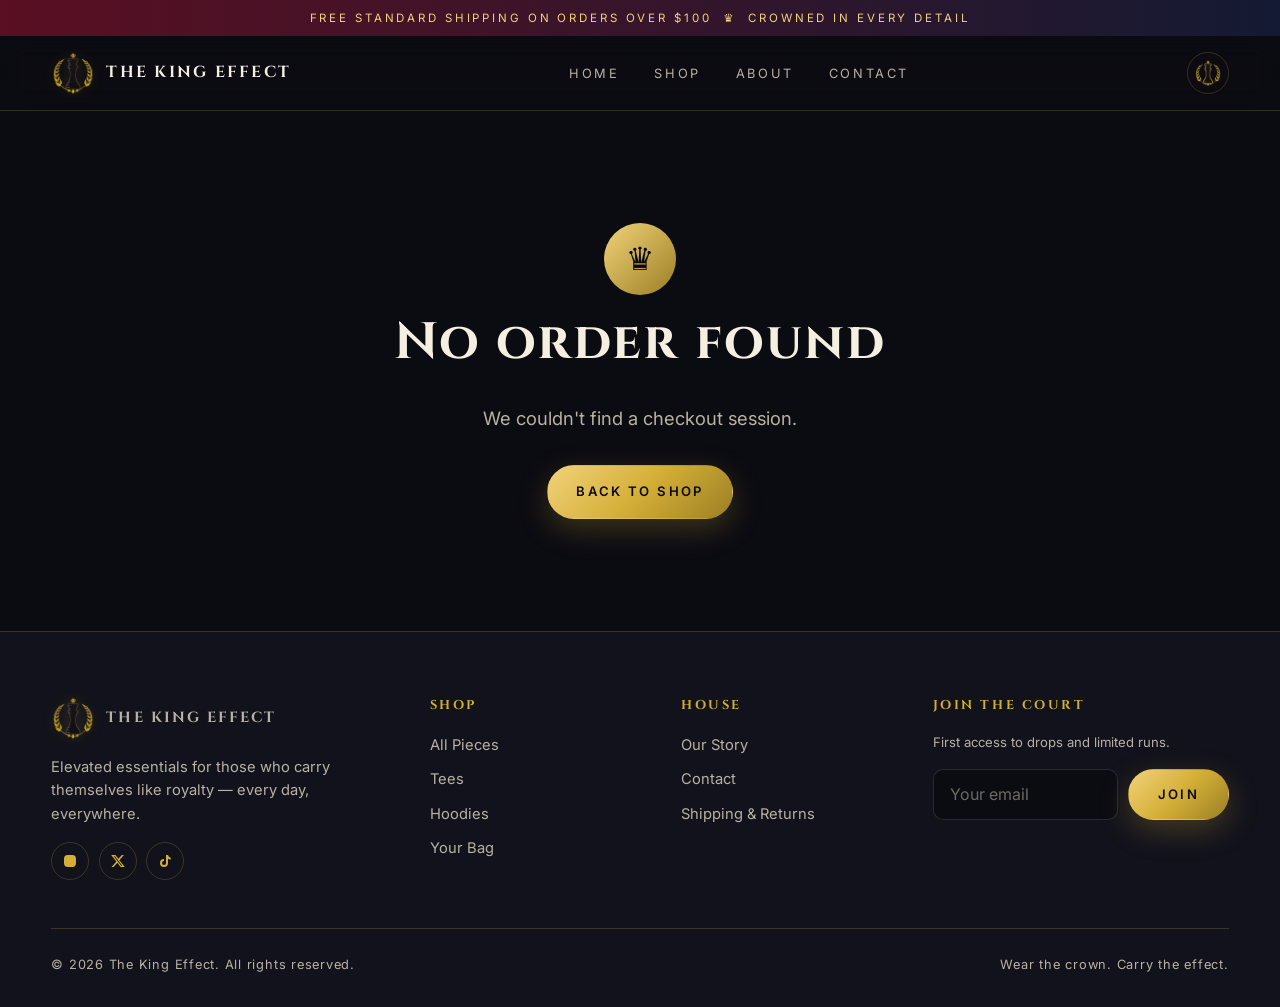
<file: success.html>
<!DOCTYPE html>
<html lang="en" class="no-js">
<head>
<meta charset="UTF-8">
<meta name="viewport" content="width=device-width, initial-scale=1">
<title>Order Confirmed — The King Effect</title>
<meta name="description" content="Order confirmation.">
<meta name="theme-color" content="#0b0b12">
<link rel="icon" href="assets/favicon-32.png" type="image/png" sizes="32x32">
<link rel="apple-touch-icon" href="assets/apple-touch-icon.png" sizes="180x180">
<link rel="preconnect" href="https://fonts.googleapis.com">
<link rel="preconnect" href="https://fonts.gstatic.com" crossorigin>
<link href="https://fonts.googleapis.com/css2?family=Cinzel:wght@500;700;900&family=Inter:wght@400;500;600;700&family=Cormorant+Garamond:ital,wght@1,600;1,700&display=swap" rel="stylesheet">
<link rel="stylesheet" href="css/styles.css">
</head>
<body>
<a class="skip" href="#main">Skip to content</a>
<div class="announce">Free standard shipping on orders over $100 &nbsp;♛&nbsp; Crowned in every detail</div>
<header class="site-header">
  <nav class="nav container" aria-label="Main">
    <a class="brand" href="index.html" aria-label="The King Effect home"><img class="brand-mark" src="assets/laurel-king-96.png" srcset="assets/laurel-king-96.png 1x, assets/laurel-king-192.png 2x" width="44" height="44" alt="" decoding="async"><span>The King Effect</span></a>
    <ul class="nav-links" id="nav-links"><li><a href="index.html">Home</a></li><li><a href="shop.html">Shop</a></li><li><a href="about.html">About</a></li><li><a href="contact.html">Contact</a></li></ul>
    <div class="nav-actions">
      <a class="cart-btn" href="cart.html" aria-label="Shopping bag"><img class="bag-mark" src="assets/bag-mark-64.png" width="26" height="26" alt="" aria-hidden="true"><span class="cart-count" style="display:none">0</span></a>
      <button class="menu-toggle" aria-label="Menu" aria-expanded="false" aria-controls="nav-links"><span></span></button>
    </div>
  </nav>
</header>
<main id="main">

<section class="section"><div class="container success-wrap" id="success-root" aria-live="polite"><div class="seal"><span class="spinner"></span></div><h1>Verifying your payment…</h1></div></section>
</main>
<footer class="site-footer">
  <div class="container">
    <div class="footer-grid">
      <div class="footer-about">
        <a class="brand" href="index.html"><img class="brand-mark" src="assets/laurel-king-96.png" srcset="assets/laurel-king-96.png 1x, assets/laurel-king-192.png 2x" width="44" height="44" alt="" decoding="async"><span>The King Effect</span></a>
        <p style="margin-top:1rem">Elevated essentials for those who carry themselves like royalty — every day, everywhere.</p>
        <div class="socials">
          <a href="#" aria-label="Instagram"><svg viewBox="0 0 24 24" fill="currentColor"><path d="M12 7a5 5 0 1 0 0 10 5 5 0 0 0 0-10Zm0 8.2A3.2 3.2 0 1 1 12 8.8a3.2 3.2 0 0 1 0 6.4ZM17.3 5.5a1.2 1.2 0 1 0 0 2.4 1.2 1.2 0 0 0 0-2.4ZM12 3c-2.4 0-2.7 0-3.7.1C4.9 3.2 3.2 4.9 3.1 8.3 3 9.3 3 9.6 3 12s0 2.7.1 3.7c.1 3.4 1.8 5.1 5.2 5.2 1 .1 1.3.1 3.7.1s2.7 0 3.7-.1c3.4-.1 5.1-1.8 5.2-5.2.1-1 .1-1.3.1-3.7s0-2.7-.1-3.7c-.1-3.4-1.8-5.1-5.2-5.2C14.7 3 14.4 3 12 3Z"/></svg></a>
          <a href="#" aria-label="X"><svg viewBox="0 0 24 24" fill="currentColor"><path d="M17.8 3h3.1l-6.8 7.7 8 10.3h-6.2l-4.9-6.3L5.4 21H2.3l7.2-8.2L1.8 3h6.4l4.4 5.8L17.8 3Zm-1.1 16.2h1.7L7.4 4.7H5.6l11.1 14.5Z"/></svg></a>
          <a href="#" aria-label="TikTok"><svg viewBox="0 0 24 24" fill="currentColor"><path d="M16.5 3a4.6 4.6 0 0 0 4 4v3a7.6 7.6 0 0 1-4-1.2V15a6 6 0 1 1-6-6v3.1a3 3 0 1 0 3 2.9V3h3Z"/></svg></a>
        </div>
      </div>
      <div><h4>Shop</h4><ul><li><a href="shop.html">All Pieces</a></li><li><a href="shop.html">Tees</a></li><li><a href="shop.html">Hoodies</a></li><li><a href="cart.html">Your Bag</a></li></ul></div>
      <div><h4>House</h4><ul><li><a href="about.html">Our Story</a></li><li><a href="contact.html">Contact</a></li><li><a href="contact.html#faq">Shipping &amp; Returns</a></li></ul></div>
      <div><h4>Join the Court</h4><p class="muted small" style="margin:0 0 1rem">First access to drops and limited runs.</p>
        <form class="newsletter" novalidate><label class="skip" for="nl-email">Email</label><input id="nl-email" type="email" placeholder="Your email" required><button class="btn btn-gold" type="submit">Join</button></form></div>
    </div>
    <div class="footer-bottom"><span>© <span data-year>2026</span> The King Effect. All rights reserved.</span><span>Wear the crown. Carry the effect.</span></div>
  </div>
</footer>
<script src="js/catalog.js"></script>
<script src="js/main.js"></script>
</body>
</html>
</file>
<file: css/styles.css>
/* The King Effect — shared stylesheet */
:root{
  --black:#0b0b12; --ink:#12121c; --navy:#141a33; --burgundy:#5a0f22; --burgundy-2:#7a1630;
  --gold:#d4af37; --gold-2:#f1d27a; --gold-dim:#9c7f24;
  --cream:#f5efe1; --muted:#b9b2a3; --line:rgba(212,175,55,.22);
  --radius:14px; --shadow:0 20px 50px rgba(0,0,0,.45);
  --serif:"Cinzel","Trajan Pro",Georgia,serif;
  --display:"Cormorant Garamond",Georgia,serif;
  --sans:"Inter",system-ui,-apple-system,"Segoe UI",Roboto,sans-serif;
  --max:1200px;
}
*,*::before,*::after{box-sizing:border-box}
html{scroll-behavior:smooth}
body{margin:0;font-family:var(--sans);color:var(--cream);background:var(--black);line-height:1.6;-webkit-font-smoothing:antialiased}
img,svg{display:block;max-width:100%}
a{color:inherit;text-decoration:none}
.container{width:min(var(--max),92%);margin-inline:auto}
.skip{position:absolute;left:-999px;top:0;background:var(--gold);color:var(--black);padding:.6rem 1rem;z-index:100}
.skip:focus{left:1rem}

/* Typography */
h1,h2,h3{font-family:var(--serif);font-weight:700;letter-spacing:.04em;line-height:1.15;margin:0 0 .6em}
.eyebrow{font-family:var(--sans);font-size:.78rem;letter-spacing:.32em;text-transform:uppercase;color:var(--gold);font-weight:600;margin:0 0 1rem;display:inline-flex;align-items:center;gap:.75rem}
.eyebrow::before{content:"";width:28px;height:1px;background:var(--gold)}
.gold{color:var(--gold)}
.gold-text{background:linear-gradient(100deg,var(--gold-dim),var(--gold-2) 35%,var(--gold) 55%,var(--gold-2) 75%,var(--gold-dim));-webkit-background-clip:text;background-clip:text;color:transparent}
.lead{font-size:1.15rem;color:var(--muted);max-width:60ch}
.section{padding:clamp(4rem,9vw,7rem) 0}
.section-head{text-align:center;max-width:680px;margin:0 auto 3rem}
.section-head .eyebrow::after{content:"";width:28px;height:1px;background:var(--gold)}
.section-head h2{font-size:clamp(1.9rem,4vw,2.8rem)}

/* Buttons */
.btn{display:inline-flex;align-items:center;justify-content:center;gap:.6rem;padding:.95rem 1.8rem;border-radius:999px;font-weight:600;font-size:.82rem;letter-spacing:.18em;text-transform:uppercase;border:1px solid var(--gold);transition:.25s ease;cursor:pointer;font-family:var(--sans)}
.btn-gold{background:linear-gradient(135deg,var(--gold-2),var(--gold) 50%,var(--gold-dim));color:var(--black);border-color:transparent;box-shadow:0 10px 30px rgba(212,175,55,.25)}
.btn-gold:hover{transform:translateY(-2px);box-shadow:0 14px 40px rgba(212,175,55,.4)}
.btn-ghost{background:transparent;color:var(--gold)}
.btn-ghost:hover{background:rgba(212,175,55,.1)}
.btn:focus-visible,a:focus-visible,input:focus-visible,textarea:focus-visible,select:focus-visible,button:focus-visible{outline:2px solid var(--gold-2);outline-offset:3px}

/* Header / nav */
.site-header{position:sticky;top:0;z-index:50;background:rgba(11,11,18,.82);backdrop-filter:blur(12px);-webkit-backdrop-filter:blur(12px);border-bottom:1px solid var(--line)}
.nav{display:flex;align-items:center;justify-content:space-between;height:74px}
.brand{display:flex;align-items:center;gap:.7rem;font-family:var(--serif);font-weight:700;letter-spacing:.14em;text-transform:uppercase;font-size:1rem}
.brand svg{width:30px;height:30px}
.brand-mark{width:44px;height:44px;flex:none;object-fit:contain;filter:drop-shadow(0 0 6px rgba(212,175,55,.18));transition:transform .3s ease,filter .3s ease}
.brand:hover .brand-mark{transform:scale(1.06);filter:drop-shadow(0 0 10px rgba(212,175,55,.35))}
.nav-links{display:flex;gap:2.2rem;list-style:none;margin:0;padding:0}
.nav-links a{font-size:.8rem;letter-spacing:.2em;text-transform:uppercase;color:var(--muted);position:relative;padding:.4rem 0;transition:color .2s}
.nav-links a::after{content:"";position:absolute;left:0;bottom:-2px;width:100%;height:1px;background:var(--gold);transform:scaleX(0);transform-origin:left;transition:transform .3s}
.nav-links a:hover,.nav-links a[aria-current="page"]{color:var(--gold)}
.nav-links a:hover::after,.nav-links a[aria-current="page"]::after{transform:scaleX(1)}
.nav-actions{display:flex;align-items:center;gap:1rem}
.cart-btn{position:relative;background:none;border:1px solid var(--line);color:var(--gold);width:42px;height:42px;border-radius:50%;display:grid;place-items:center;cursor:pointer}
.cart-btn svg{width:18px;height:18px}
.bag-mark{width:26px;height:26px;object-fit:contain;display:block;transition:transform .25s ease}
.cart-btn:hover .bag-mark{transform:scale(1.08)}
.cart-btn:hover{border-color:var(--gold)}
.cart-count{position:absolute;top:-4px;right:-4px;background:var(--burgundy-2);color:var(--cream);font-size:.65rem;font-weight:700;min-width:18px;height:18px;border-radius:9px;display:grid;place-items:center;padding:0 4px;border:1px solid var(--gold)}
.menu-toggle{display:none;background:none;border:1px solid var(--line);width:42px;height:42px;border-radius:50%;cursor:pointer;place-items:center}
.menu-toggle span,.menu-toggle span::before,.menu-toggle span::after{display:block;width:18px;height:1.5px;background:var(--gold);position:relative;transition:.3s}
.menu-toggle span::before,.menu-toggle span::after{content:"";position:absolute;left:0}
.menu-toggle span::before{top:-6px}.menu-toggle span::after{top:6px}
.nav-open .menu-toggle span{background:transparent}
.nav-open .menu-toggle span::before{top:0;transform:rotate(45deg)}
.nav-open .menu-toggle span::after{top:0;transform:rotate(-45deg)}

/* Announcement bar */
.announce{background:linear-gradient(90deg,var(--burgundy),var(--navy));text-align:center;font-size:.72rem;letter-spacing:.25em;text-transform:uppercase;padding:.55rem 1rem;color:var(--gold-2)}

/* Hero */
.hero{position:relative;min-height:calc(100vh - 110px);display:grid;place-items:center;text-align:center;overflow:hidden;
  background:radial-gradient(ellipse at 50% 20%,rgba(122,22,48,.55),transparent 60%),radial-gradient(ellipse at 80% 90%,rgba(20,26,51,.9),transparent 60%),var(--black)}
.hero::before{content:"";position:absolute;inset:0;background-image:repeating-linear-gradient(45deg,rgba(212,175,55,.035) 0 1px,transparent 1px 22px),repeating-linear-gradient(-45deg,rgba(212,175,55,.035) 0 1px,transparent 1px 22px);pointer-events:none}
.hero::after{content:"";position:absolute;inset:auto 0 0 0;height:160px;background:linear-gradient(transparent,var(--black))}
.hero-inner{position:relative;z-index:1;padding:4rem 0}
.hero-crown{width:84px;margin:0 auto 1.5rem;filter:drop-shadow(0 6px 24px rgba(212,175,55,.45));animation:float 5s ease-in-out infinite}
.hero h1{font-size:clamp(2.8rem,10vw,7.5rem);letter-spacing:.06em;margin-bottom:.25em;text-transform:uppercase;line-height:1}
.hero h1 small{display:block;font-size:.28em;letter-spacing:.6em;color:var(--muted);font-family:var(--sans);font-weight:500;margin-bottom:.8rem}
.hero .tagline{font-family:var(--display);font-style:italic;font-size:clamp(1.2rem,2.6vw,1.7rem);color:var(--cream);margin:0 auto 2.4rem;max-width:36ch;opacity:.9}
.hero-ctas{display:flex;gap:1rem;justify-content:center;flex-wrap:wrap}
.scroll-cue{position:absolute;bottom:2rem;left:50%;transform:translateX(-50%);z-index:2;font-size:.68rem;letter-spacing:.3em;text-transform:uppercase;color:var(--muted)}
@keyframes float{0%,100%{transform:translateY(0)}50%{transform:translateY(-8px)}}

/* Divider */
.flourish{display:flex;align-items:center;justify-content:center;gap:1rem;color:var(--gold);margin:0 auto}
.flourish::before,.flourish::after{content:"";height:1px;width:min(120px,20vw);background:linear-gradient(90deg,transparent,var(--gold))}
.flourish::after{transform:scaleX(-1)}

/* Marquee */
.marquee{border-block:1px solid var(--line);background:var(--ink);overflow:hidden;white-space:nowrap;padding:1.1rem 0}
.marquee-track{display:inline-flex;gap:3rem;animation:scroll 30s linear infinite;font-family:var(--serif);letter-spacing:.3em;text-transform:uppercase;font-size:.9rem;color:var(--gold)}
.marquee-track span::after{content:"♛";margin-left:3rem;color:var(--burgundy-2)}
@keyframes scroll{to{transform:translateX(-50%)}}

/* Pillars */
.pillars{display:grid;grid-template-columns:repeat(3,1fr);gap:1.5rem}
.pillar{padding:2.2rem;border:1px solid var(--line);border-radius:var(--radius);background:linear-gradient(180deg,rgba(255,255,255,.02),transparent);transition:.3s}
.pillar:hover{border-color:var(--gold);transform:translateY(-4px)}
.pillar .num{font-family:var(--serif);color:var(--gold);font-size:.85rem;letter-spacing:.2em}
.pillar h3{font-size:1.3rem;margin-top:.8rem}
.pillar p{color:var(--muted);margin:0}

/* Product grid & cards */
.grid{display:grid;grid-template-columns:repeat(4,1fr);gap:1.6rem}
.card{background:var(--ink);border:1px solid var(--line);border-radius:var(--radius);overflow:hidden;display:flex;flex-direction:column;transition:transform .3s,border-color .3s,box-shadow .3s}
.card:hover{transform:translateY(-6px);border-color:var(--gold);box-shadow:var(--shadow)}
.card-media{position:relative;aspect-ratio:4/5;display:grid;place-items:center;overflow:hidden}
.card-media svg.garment{width:68%;height:auto;transition:transform .5s ease;filter:drop-shadow(0 18px 24px rgba(0,0,0,.45))}
.card:hover .card-media svg.garment{transform:scale(1.06) rotate(-1deg)}
.card-media .badge{position:absolute;top:.9rem;left:.9rem;background:var(--gold);color:var(--black);font-size:.62rem;font-weight:700;letter-spacing:.18em;text-transform:uppercase;padding:.35rem .65rem;border-radius:4px}
.card-media .badge.alt{background:var(--burgundy-2);color:var(--cream);border:1px solid var(--gold)}
.card-media .quick{position:absolute;inset:auto .9rem .9rem .9rem;opacity:0;transform:translateY(10px);transition:.3s}
.card:hover .quick,.card:focus-within .quick{opacity:1;transform:none}
.quick .btn{width:100%;padding:.75rem;font-size:.7rem}
.card-body{padding:1.1rem 1.2rem 1.3rem;display:flex;flex-direction:column;gap:.3rem;flex:1}
.card-cat{font-size:.66rem;letter-spacing:.24em;text-transform:uppercase;color:var(--gold-dim)}
.card-name{font-family:var(--serif);font-size:1.02rem;letter-spacing:.05em;margin:0}
.card-row{display:flex;justify-content:space-between;align-items:center;margin-top:auto;padding-top:.6rem}
.price{font-weight:600;color:var(--gold-2)}
.price s{color:var(--muted);font-weight:400;margin-left:.4rem;font-size:.85em}
.swatches{display:flex;gap:.35rem}
.swatches i{width:12px;height:12px;border-radius:50%;border:1px solid rgba(255,255,255,.35);display:block}

/* media backgrounds */
.bg-noir{background:radial-gradient(circle at 50% 35%,#2a2a3a,#0e0e16 70%)}
.bg-navy{background:radial-gradient(circle at 50% 35%,#24305e,#0d1226 70%)}
.bg-wine{background:radial-gradient(circle at 50% 35%,#8a1c38,#2c0610 70%)}
.bg-gold{background:radial-gradient(circle at 50% 35%,#4a3c12,#17130a 70%)}
.bg-cream{background:radial-gradient(circle at 50% 35%,#efe6cf,#b9ab86 75%)}

/* Shop toolbar */
.page-hero{padding:clamp(3.5rem,8vw,6rem) 0 3rem;text-align:center;background:radial-gradient(ellipse at 50% 0,rgba(122,22,48,.45),transparent 65%),var(--black);border-bottom:1px solid var(--line)}
.page-hero h1{font-size:clamp(2.3rem,6vw,4.2rem);text-transform:uppercase}
.page-hero .lead{margin-inline:auto}
.toolbar{display:flex;justify-content:space-between;align-items:center;gap:1rem;flex-wrap:wrap;margin-bottom:2.2rem}
.filters{display:flex;gap:.5rem;flex-wrap:wrap}
.chip{background:transparent;border:1px solid var(--line);color:var(--muted);padding:.55rem 1.1rem;border-radius:999px;font-size:.72rem;letter-spacing:.18em;text-transform:uppercase;cursor:pointer;transition:.2s;font-family:var(--sans)}
.chip:hover{color:var(--gold);border-color:var(--gold)}
.chip.active{background:var(--gold);color:var(--black);border-color:var(--gold);font-weight:700}
.sort{display:flex;align-items:center;gap:.6rem;font-size:.78rem;color:var(--muted);letter-spacing:.1em;text-transform:uppercase}
select{background:var(--ink);color:var(--cream);border:1px solid var(--line);border-radius:8px;padding:.55rem .8rem;font-family:var(--sans)}
.result-count{color:var(--muted);font-size:.85rem;margin:-1.2rem 0 1.6rem}

/* Split / story */
.split{display:grid;grid-template-columns:1fr 1fr;gap:clamp(2rem,6vw,5rem);align-items:center}
.emblem{aspect-ratio:1;border-radius:var(--radius);border:1px solid var(--line);display:grid;place-items:center;position:relative;overflow:hidden;background:radial-gradient(circle at 50% 40%,rgba(122,22,48,.75),var(--navy) 55%,var(--black))}
.emblem::before{content:"";position:absolute;inset:18px;border:1px solid var(--line);border-radius:10px}
.emblem svg{width:45%}
.emblem-mark{width:58%;height:auto;position:relative;filter:drop-shadow(0 6px 24px rgba(0,0,0,.55)) drop-shadow(0 0 18px rgba(212,175,55,.15))}
.emblem .motto{position:absolute;bottom:2.2rem;font-family:var(--serif);letter-spacing:.4em;font-size:.75rem;color:var(--gold);text-transform:uppercase}
.prose p{color:var(--muted);font-size:1.05rem}
.prose p:first-of-type::first-letter{font-family:var(--serif);float:left;font-size:3.6rem;line-height:.9;padding:.25rem .6rem 0 0;color:var(--gold)}
blockquote{margin:2rem 0;padding:1.2rem 1.6rem;border-left:2px solid var(--gold);font-family:var(--display);font-style:italic;font-size:1.35rem;color:var(--cream);background:linear-gradient(90deg,rgba(212,175,55,.07),transparent)}
.values{display:grid;grid-template-columns:repeat(4,1fr);gap:1.4rem}
.value{text-align:center;padding:2rem 1.4rem;border:1px solid var(--line);border-radius:var(--radius);background:var(--ink)}
.value .icon{font-size:1.6rem;color:var(--gold);margin-bottom:.6rem}
.value h3{font-size:1.05rem}
.value p{color:var(--muted);margin:0;font-size:.95rem}
.timeline{max-width:760px;margin:0 auto;position:relative;padding-left:2rem;border-left:1px solid var(--line)}
.tl-item{position:relative;padding-bottom:2.2rem}
.tl-item::before{content:"";position:absolute;left:calc(-2rem - 6px);top:.4rem;width:11px;height:11px;border-radius:50%;background:var(--gold);box-shadow:0 0 0 4px rgba(212,175,55,.18)}
.tl-item h3{font-size:1.1rem;margin-bottom:.3rem}
.tl-item span{font-size:.72rem;letter-spacing:.24em;color:var(--gold);text-transform:uppercase}
.tl-item p{color:var(--muted);margin:.3rem 0 0}

/* CTA band */
.cta-band{background:linear-gradient(135deg,var(--burgundy),var(--navy));border-block:1px solid var(--line);text-align:center}
.cta-band h2{font-size:clamp(1.8rem,4vw,2.8rem)}
.cta-band p{color:var(--cream);opacity:.85;margin:0 auto 2rem;max-width:52ch}

/* Newsletter */
.newsletter{display:flex;gap:.6rem;max-width:460px;margin:0 auto}
.newsletter input{flex:1}

/* Forms */
.contact-wrap{display:grid;grid-template-columns:1fr 1.35fr;gap:clamp(2rem,5vw,4rem);align-items:start}
.info-card{padding:2.2rem;border:1px solid var(--line);border-radius:var(--radius);background:linear-gradient(160deg,rgba(90,15,34,.45),var(--ink) 60%)}
.info-card h2{font-size:1.5rem}
.info-list{list-style:none;padding:0;margin:1.6rem 0 0;display:grid;gap:1.3rem}
.info-list li{display:flex;gap:1rem;align-items:flex-start}
.info-list .ico{flex:none;width:40px;height:40px;border-radius:50%;border:1px solid var(--gold);display:grid;place-items:center;color:var(--gold)}
.info-list .ico svg{width:18px;height:18px}
.info-list strong{display:block;font-size:.72rem;letter-spacing:.2em;text-transform:uppercase;color:var(--gold)}
.info-list span{color:var(--muted)}
.form{padding:2.2rem;border:1px solid var(--line);border-radius:var(--radius);background:var(--ink)}
.form-row{display:grid;grid-template-columns:1fr 1fr;gap:1.2rem}
.field{display:flex;flex-direction:column;gap:.45rem;margin-bottom:1.3rem}
label{font-size:.72rem;letter-spacing:.2em;text-transform:uppercase;color:var(--gold);font-weight:600}
label .req{color:var(--burgundy-2);margin-left:.15rem}
input,textarea{width:100%;background:var(--black);border:1px solid rgba(255,255,255,.12);color:var(--cream);border-radius:10px;padding:.9rem 1rem;font-size:1rem;font-family:var(--sans);transition:border-color .2s,box-shadow .2s}
input::placeholder,textarea::placeholder{color:#6e6a62}
input:focus,textarea:focus{border-color:var(--gold);box-shadow:0 0 0 3px rgba(212,175,55,.15);outline:none}
textarea{resize:vertical;min-height:150px}
.field.invalid input,.field.invalid textarea{border-color:#e05a6f;box-shadow:0 0 0 3px rgba(224,90,111,.15)}
.field.valid input,.field.valid textarea{border-color:rgba(212,175,55,.55)}
.error{color:#ff8a9b;font-size:.82rem;min-height:1.1em;margin:0}
.char-count{font-size:.75rem;color:var(--muted);text-align:right;margin-top:-.2rem}
.form .btn{width:100%}
.form-success{display:none;text-align:center;padding:3rem 1.5rem}
.form-success.show{display:block;animation:rise .5s ease}
.form-success .seal{width:72px;height:72px;border-radius:50%;margin:0 auto 1.2rem;display:grid;place-items:center;background:linear-gradient(135deg,var(--gold-2),var(--gold-dim));color:var(--black);font-size:2rem}
.form-success p{color:var(--muted)}
@keyframes rise{from{opacity:0;transform:translateY(12px)}to{opacity:1;transform:none}}

/* FAQ */
.faq{max-width:820px;margin:0 auto}
details{border-bottom:1px solid var(--line);padding:1.2rem 0}
summary{cursor:pointer;font-family:var(--serif);letter-spacing:.04em;font-size:1.05rem;list-style:none;display:flex;justify-content:space-between;gap:1rem}
summary::-webkit-details-marker{display:none}
summary::after{content:"+";color:var(--gold);font-size:1.4rem;line-height:1;transition:transform .3s}
details[open] summary::after{transform:rotate(45deg)}
details p{color:var(--muted);margin:.8rem 0 0}

/* Footer */
.site-footer{background:var(--ink);border-top:1px solid var(--line);padding:4rem 0 2rem;margin-top:0}
.footer-grid{display:grid;grid-template-columns:1.6fr 1fr 1fr 1.4fr;gap:2.5rem}
.footer-grid h4{font-family:var(--serif);color:var(--gold);letter-spacing:.2em;text-transform:uppercase;font-size:.8rem;margin:0 0 1rem}
.footer-grid ul{list-style:none;padding:0;margin:0;display:grid;gap:.55rem}
.footer-grid a{color:var(--muted);font-size:.92rem;transition:color .2s}
.footer-grid a:hover{color:var(--gold)}
.footer-about p{color:var(--muted);font-size:.92rem;max-width:34ch}
.socials{display:flex;gap:.6rem;margin-top:1rem}
.socials a{width:38px;height:38px;border-radius:50%;border:1px solid var(--line);display:grid;place-items:center;color:var(--gold)}
.socials a:hover{background:var(--gold);color:var(--black)}
.socials svg{width:16px;height:16px}
.footer-bottom{border-top:1px solid var(--line);margin-top:3rem;padding-top:1.6rem;display:flex;justify-content:space-between;flex-wrap:wrap;gap:1rem;color:var(--muted);font-size:.8rem;letter-spacing:.06em}

/* Toast */
.toast{position:fixed;bottom:1.5rem;left:50%;transform:translate(-50%,150%);background:var(--ink);border:1px solid var(--gold);color:var(--cream);padding:.9rem 1.4rem;border-radius:999px;z-index:200;box-shadow:var(--shadow);transition:transform .35s ease;font-size:.9rem;display:flex;gap:.6rem;align-items:center}
.toast.show{transform:translate(-50%,0)}
.toast b{color:var(--gold)}

/* Reveal on scroll */
.reveal{opacity:0;transform:translateY(24px);transition:opacity .8s ease,transform .8s ease}
.reveal.in{opacity:1;transform:none}
.no-js .reveal{opacity:1;transform:none}

/* Responsive */
@media (max-width:1024px){
  .grid{grid-template-columns:repeat(3,1fr)}
  .values{grid-template-columns:repeat(2,1fr)}
  .footer-grid{grid-template-columns:1fr 1fr}
}
@media (max-width:820px){
  .menu-toggle{display:grid}
  .nav-links{position:fixed;inset:74px 0 auto 0;flex-direction:column;gap:0;background:rgba(11,11,18,.98);border-bottom:1px solid var(--line);max-height:0;overflow:hidden;transition:max-height .35s ease}
  .nav-open .nav-links{max-height:340px}
  .nav-links li{border-top:1px solid var(--line)}
  .nav-links a{display:block;padding:1.1rem 6%}
  .nav-links a::after{display:none}
  .grid{grid-template-columns:repeat(2,1fr);gap:1rem}
  .pillars{grid-template-columns:1fr}
  .split,.contact-wrap{grid-template-columns:1fr}
  .quick{opacity:1!important;transform:none!important}
}
@media (max-width:520px){
  .brand{gap:.5rem;font-size:.85rem;letter-spacing:.1em}
  .brand-mark{width:34px;height:34px}
  .bag-mark{width:24px;height:24px}
  .form-row{grid-template-columns:1fr}
  .values{grid-template-columns:1fr}
  .footer-grid{grid-template-columns:1fr}
  .card-body{padding:.9rem}
  .card-name{font-size:.9rem}
  .newsletter{flex-direction:column}
  .toolbar{flex-direction:column;align-items:stretch}
  .hero h1 small{letter-spacing:.35em}
}
@media (prefers-reduced-motion:reduce){*,*::before,*::after{animation:none!important;transition:none!important}.reveal{opacity:1;transform:none}}

/* ===== Commerce additions ===== */
.card-desc{color:var(--muted);font-size:.85rem;margin:.1rem 0 0;line-height:1.45}
.card-buy{display:flex;gap:.5rem;margin-top:.9rem}
.card-buy .btn{flex:1;padding:.7rem .8rem;font-size:.68rem;letter-spacing:.14em}
.card-buy .btn:disabled{opacity:.85;cursor:default}
.size-select{padding:.55rem .5rem;border-radius:999px;font-size:.78rem;min-width:64px}
.one-size{display:grid;place-items:center;font-size:.66rem;letter-spacing:.14em;text-transform:uppercase;color:var(--muted);padding:0 .4rem}
.muted{color:var(--muted)}.small{font-size:.82rem}
.link-btn{background:none;border:0;color:var(--muted);text-decoration:underline;cursor:pointer;font:inherit;font-size:.82rem;padding:0}
.link-btn:hover{color:var(--gold)}
.btn.block{width:100%}
.seal{width:72px;height:72px;border-radius:50%;margin:0 auto 1.2rem;display:grid;place-items:center;background:linear-gradient(135deg,var(--gold-2),var(--gold-dim));color:var(--black);font-size:2rem;font-weight:700}
.empty-state{text-align:center;padding:4rem 1rem}
.empty-state p{color:var(--muted);margin-bottom:2rem}

.cart-layout,.checkout-layout{display:grid;grid-template-columns:1.6fr 1fr;gap:2.5rem;align-items:start}
.cart-lines{list-style:none;margin:0;padding:0;border-top:1px solid var(--line)}
.cart-line{display:grid;grid-template-columns:96px 1fr auto auto;gap:1.2rem;align-items:center;padding:1.3rem 0;border-bottom:1px solid var(--line)}
.line-thumb,.mini-thumb{border-radius:10px;display:grid;place-items:center;aspect-ratio:1;border:1px solid var(--line);position:relative}
.line-thumb svg,.mini-thumb svg{width:70%}
.line-info h3{font-size:1.05rem;margin:.15rem 0 .2rem}
.line-info .muted{font-size:.85rem;display:block;margin-bottom:.4rem}
.line-total{font-weight:600;color:var(--gold-2);min-width:80px;text-align:right}
.qty{display:flex;align-items:center;border:1px solid var(--line);border-radius:999px;overflow:hidden}
.qty button{background:none;border:0;color:var(--gold);width:34px;height:38px;cursor:pointer;font-size:1.1rem}
.qty button:hover{background:rgba(212,175,55,.1)}
.qty input{width:42px;border:0;border-radius:0;background:transparent;text-align:center;padding:.4rem 0;-moz-appearance:textfield}
.qty input::-webkit-inner-spin-button,.qty input::-webkit-outer-spin-button{-webkit-appearance:none;margin:0}
.cart-actions{display:flex;justify-content:space-between;align-items:center;margin-top:1.6rem;gap:1rem;flex-wrap:wrap}
.summary{position:sticky;top:96px;padding:2rem;border:1px solid var(--line);border-radius:var(--radius);background:linear-gradient(170deg,rgba(90,15,34,.35),var(--ink) 55%)}
.summary h2{font-size:1.25rem;margin-bottom:1.2rem}
.summary-lines{list-style:none;padding:0;margin:0 0 1.2rem;display:grid;gap:.9rem}
.summary-lines li{display:grid;grid-template-columns:56px 1fr auto;gap:.8rem;align-items:center;font-size:.9rem}
.summary-lines strong{display:block;font-weight:600}
.summary-lines span{color:var(--muted);font-size:.8rem}
.mini-thumb em{position:absolute;top:-7px;right:-7px;background:var(--gold);color:var(--black);font-style:normal;font-size:.68rem;font-weight:700;width:20px;height:20px;border-radius:50%;display:grid;place-items:center}
.totals{margin:0 0 1.4rem;border-top:1px solid var(--line);padding-top:1rem}
.totals div{display:flex;justify-content:space-between;padding:.35rem 0;color:var(--muted);font-size:.92rem}
.totals dd{margin:0}
.totals .grand{color:var(--cream);font-weight:700;font-size:1.1rem;border-top:1px solid var(--line);margin-top:.5rem;padding-top:.9rem}
.totals .grand dd{color:var(--gold-2)}
.free-note{font-size:.82rem;color:var(--gold);margin:-.6rem 0 1.2rem}
.secure{text-align:center;color:var(--muted);font-size:.78rem;margin:1rem 0 0}

.steps{display:flex;justify-content:center;gap:.6rem;list-style:none;padding:0;margin:1.6rem 0 0;flex-wrap:wrap}
.steps li{font-size:.7rem;letter-spacing:.2em;text-transform:uppercase;color:var(--muted);display:flex;align-items:center;gap:.6rem}
.steps li+li::before{content:"";width:28px;height:1px;background:var(--line)}
.steps li.done,.steps li.current{color:var(--gold)}
.steps li.current b{background:var(--gold);color:var(--black)}
.steps b{width:22px;height:22px;border-radius:50%;border:1px solid currentColor;display:grid;place-items:center;font-size:.68rem}
fieldset{border:0;padding:0;margin:0 0 1.8rem}
legend{font-family:var(--serif);font-size:1.15rem;letter-spacing:.06em;margin-bottom:1.1rem;color:var(--cream);display:flex;align-items:center;gap:.7rem}
legend b{width:28px;height:28px;border-radius:50%;background:var(--gold);color:var(--black);display:grid;place-items:center;font-size:.8rem;font-family:var(--sans)}
.form select{width:100%;padding:.9rem 1rem;border-radius:10px;font-size:1rem;background:var(--black);border:1px solid rgba(255,255,255,.12)}
.form-row.three{grid-template-columns:1.4fr 1fr 1fr}
.ship-options{display:grid;gap:.8rem}
.ship-opt{display:flex;align-items:center;gap:1rem;padding:1rem 1.2rem;border:1px solid rgba(255,255,255,.12);border-radius:10px;cursor:pointer;text-transform:none;letter-spacing:normal;color:var(--cream);font-size:.95rem;font-weight:400}
.ship-opt:has(input:checked){border-color:var(--gold);background:rgba(212,175,55,.06)}
.ship-opt input{width:auto;accent-color:var(--gold)}
.ship-opt span{flex:1}.ship-opt small{display:block;color:var(--muted)}
.ship-opt b{color:var(--gold-2)}
.pay-box{display:flex;gap:1rem;align-items:flex-start;padding:1.1rem 1.2rem;border:1px dashed var(--line);border-radius:10px;color:var(--muted);font-size:.9rem;margin-bottom:1.4rem}
.pay-box svg{flex:none;width:22px;height:22px;color:var(--gold);margin-top:2px}
.form-status{min-height:1.2em;margin:1rem 0 0;font-size:.9rem;text-align:center}
.form-status.err{color:#ff8a9b}
.notice{padding:1rem 1.2rem;border:1px solid #e0a95a;border-radius:10px;background:rgba(224,169,90,.08);color:#f3cf98;font-size:.88rem;margin-bottom:1.4rem}
.notice code{background:rgba(0,0,0,.35);padding:.1rem .35rem;border-radius:4px}
.spinner{width:14px;height:14px;border:2px solid rgba(0,0,0,.25);border-top-color:var(--black);border-radius:50%;display:inline-block;animation:spin .8s linear infinite}
@keyframes spin{to{transform:rotate(360deg)}}
.success-wrap{max-width:640px;margin:0 auto;text-align:center}
.success-wrap h1{font-size:clamp(2rem,5vw,3.2rem)}
.success-wrap .lead{margin:0 auto 2rem}
.receipt{text-align:left;padding:1.6rem;border:1px solid var(--line);border-radius:var(--radius);background:var(--ink);margin-bottom:2rem}
.receipt ul{list-style:none;padding:0;margin:0 0 1rem;display:grid;gap:.6rem}
.receipt li{display:flex;justify-content:space-between;gap:1rem}
.test-pill{background:#e0a95a;color:var(--black);padding:.1rem .5rem;border-radius:999px;font-size:.7rem;font-weight:700;letter-spacing:.06em}
@media (max-width:900px){.cart-layout,.checkout-layout{grid-template-columns:1fr}.summary{position:static}}
@media (max-width:600px){
  .cart-line{grid-template-columns:72px 1fr auto;grid-template-areas:"t i i" "q q p";row-gap:.8rem}
  .line-thumb{grid-area:t}.line-info{grid-area:i}.qty{grid-area:q;justify-self:start}.line-total{grid-area:p;align-self:center}
  .form-row.three{grid-template-columns:1fr}
  .card-buy{flex-direction:column}
}
</file>
